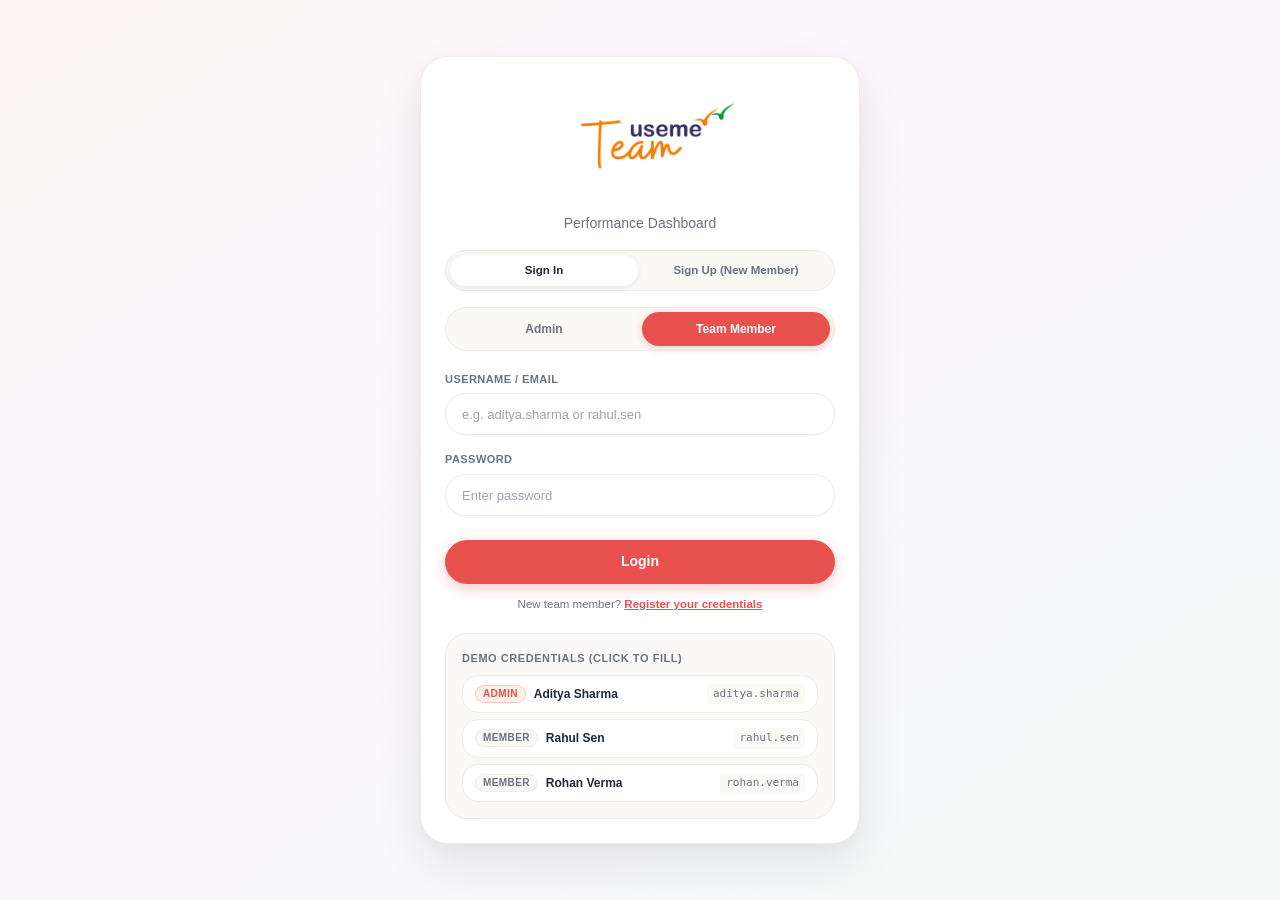
<file: index.html>
<!DOCTYPE html>
<html lang="en">
<head>
  <meta charset="UTF-8">
  <meta name="viewport" content="width=device-width, initial-scale=1.0">
  <title>Login - Useme Team</title>
  <link rel="stylesheet" href="css/variables.css">
  <link rel="stylesheet" href="css/base.css">
  <link rel="stylesheet" href="css/login.css">
</head>
<body class="login-page">
  <main class="login-card">
    <header class="login-header">
      <img src="assets/useme-team.png" alt="Useme Team" class="login-logo">
      <p class="login-subtitle">Performance Dashboard</p>
    </header>

    <div class="auth-tabs" role="tablist" aria-label="Authentication Mode">
      <button type="button" class="auth-tab active" id="tabLogin" role="tab" aria-selected="true">Sign In</button>
      <button type="button" class="auth-tab" id="tabSignup" role="tab" aria-selected="false">Sign Up (New Member)</button>
    </div>

    <div id="loginSection">
      <div class="role-toggle-group" role="group" aria-label="Select User Role">
        <button type="button" class="role-toggle-btn" id="roleAdmin" aria-pressed="false">Admin</button>
        <button type="button" class="role-toggle-btn active" id="roleMember" aria-pressed="true">Team Member</button>
      </div>

      <form id="loginForm" novalidate>
        <div class="form-group">
          <label for="username" class="form-label">Username / Email</label>
          <input type="text" id="username" name="username" class="form-input" placeholder="e.g. aditya.sharma or rahul.sen" required autocomplete="username">
        </div>

        <div class="form-group">
          <label for="password" class="form-label">Password</label>
          <input type="password" id="password" name="password" class="form-input" placeholder="Enter password" required autocomplete="current-password">
        </div>

        <button type="submit" class="btn btn-primary btn-full" id="loginSubmitBtn">Login</button>
        
        <div id="loginError" class="login-error" role="alert" aria-live="polite"></div>
        <div class="auth-switch"><p>New team member? <button type="button" class="auth-switch-link" id="linkToSignup">Register your credentials</button></p></div>
      </form>
    </div>

    <div id="signupSection" style="display: none;">
      <form id="signupForm" novalidate>
        <div class="form-group">
          <label for="signupName" class="form-label">Full Name *</label>
          <input type="text" id="signupName" class="form-input" placeholder="e.g. Pooja Sharma" required>
        </div>

        <div class="form-group">
          <label for="signupEmail" class="form-label">Email Address *</label>
          <input type="email" id="signupEmail" class="form-input" placeholder="e.g. pooja.sharma@useme.in" required>
        </div>

        <div class="form-group">
          <label for="signupUsername" class="form-label">Username (Login ID) *</label>
          <input type="text" id="signupUsername" class="form-input" placeholder="e.g. pooja.sharma" required>
        </div>

        <div class="form-group">
          <label for="signupPassword" class="form-label">Password *</label>
          <input type="password" id="signupPassword" class="form-input" placeholder="Min. 4 characters" required>
        </div>

        <div class="form-group">
          <label for="signupConfirmPassword" class="form-label">Confirm Password *</label>
          <input type="password" id="signupConfirmPassword" class="form-input" placeholder="Re-enter password" required>
        </div>

        <button type="submit" class="btn btn-primary btn-full" id="signupSubmitBtn">Create Member Account</button>

        <div id="signupAlert" class="login-error" role="alert" aria-live="polite"></div>
        <div class="auth-switch"><p>Already registered? <button type="button" class="auth-switch-link" id="linkToLogin">Sign in to your account</button></p></div>
      </form>
    </div>

    <!-- Demo Credentials Quick Reference -->
    <div class="demo-creds-box">
      <div class="demo-creds-title">Demo Credentials (Click to fill)</div>
      <ul class="demo-creds-list">
        <li class="demo-creds-item" data-role="admin" data-user="aditya.sharma" data-pass="Useme@Admin1" title="Click to fill Admin credentials">
          <div class="demo-creds-info">
            <span class="demo-role-badge badge-admin">Admin</span>
            <span class="demo-name">Aditya Sharma</span>
          </div>
          <span class="demo-user-tag">aditya.sharma</span>
        </li>
        <li class="demo-creds-item" data-role="member" data-user="rahul.sen" data-pass="Useme@Member1" title="Click to fill Member credentials">
          <div class="demo-creds-info">
            <span class="demo-role-badge badge-member">Member</span>
            <span class="demo-name">Rahul Sen</span>
          </div>
          <span class="demo-user-tag">rahul.sen</span>
        </li>
        <li class="demo-creds-item" data-role="member" data-user="rohan.verma" data-pass="Useme@2026" title="Click to fill Member credentials">
          <div class="demo-creds-info">
            <span class="demo-role-badge badge-member">Member</span>
            <span class="demo-name">Rohan Verma</span>
          </div>
          <span class="demo-user-tag">rohan.verma</span>
        </li>
      </ul>
    </div>
  </main>

  <script src="js/mock-data.js"></script>
  <script src="js/data-store.js"></script>
  <script src="js/data-store-writes.js"></script>
  <script src="js/data-store-team-writes.js"></script>
  <script src="js/login.js"></script>
</body>
</html>
</file>
<file: css/variables.css>
:root {
  /* Color System - Coral-Red Primary & Clean Neutrals */
  --color-white: #FFFFFF;
  --color-bg: #FAF9F6;
  --color-primary: #E8514D;
  --color-primary-dark: #D43E3A;
  --color-primary-light: #FFECEB;
  --color-primary-subtle: rgba(232, 81, 77, 0.12);
  --color-orange: #E8514D;
  --color-orange-dark: #D43E3A;
  --color-green: #1E8449;
  --color-green-soft: #E8F5EC;
  --color-red: #D64545;
  --color-text: #1F2937;
  --color-text-muted: #6B7280;
  --color-border: #EFECE6;

  /* Pastel Card Background Tints */
  --pastel-peach: #FFF0E8;
  --pastel-lavender: #F2EEFF;
  --pastel-mint: #EAF7EF;
  --badge-peach: #FFE1D1;
  --badge-lavender: #E3D7FC;
  --badge-mint: #D2F2E1;

  /* Soft Low-Opacity Box Shadow for Main Content Cards */
  --shadow-card: 0 4px 20px rgba(0, 0, 0, 0.04), 0 1px 3px rgba(0, 0, 0, 0.02);
  --shadow-sm: 0 1px 3px rgba(0, 0, 0, 0.03);

  /* Spacing Scale (4px base) */
  --space-1: 4px;
  --space-2: 8px;
  --space-3: 12px;
  --space-4: 16px;
  --space-5: 20px;
  --space-6: 24px;
  --space-7: 28px;
  --space-8: 32px;

  /* Border Radius Scale (Large, consistently rounded) */
  --radius-sm: 8px;
  --radius-md: 16px;
  --radius-lg: 22px;
  --radius-xl: 28px;
  --radius-pill: 9999px;

  /* Font Size Scale */
  --text-xs: 0.75rem;
  --text-sm: 0.875rem;
  --text-base: 1rem;
  --text-lg: 1.125rem;
  --text-xl: 1.25rem;
  --text-2xl: 1.5rem;
  --text-3xl: 1.875rem;
}
</file>
<file: css/base.css>
/* CSS Reset & Box Sizing */
*, *::before, *::after { box-sizing: border-box; margin: 0; padding: 0; }
html { font-size: 16px; -webkit-text-size-adjust: 100%; overflow-x: hidden; }

body {
  min-height: 100vh;
  background-color: var(--color-bg);
  color: var(--color-text);
  font-family: -apple-system, BlinkMacSystemFont, "Segoe UI", Roboto, sans-serif;
  font-size: var(--text-base);
  line-height: 1.5;
  -webkit-font-smoothing: antialiased;
  overflow-x: hidden;
}

img, picture, svg { display: block; max-width: 100%; }
input, button, textarea, select { font: inherit; }

a { color: var(--color-primary); text-decoration: none; transition: color 0.15s ease-in-out; }
a:hover { color: var(--color-primary-dark); }
a:focus-visible { outline: 2px solid var(--color-primary); outline-offset: 2px; }

h1, h2, h3, h4, h5, h6 { color: var(--color-text); font-weight: 600; line-height: 1.25; }
h1 { font-size: var(--text-3xl); }
h2 { font-size: var(--text-2xl); }
h3 { font-size: var(--text-xl); }
h4 { font-size: var(--text-lg); }
h5 { font-size: var(--text-base); }
h6 { font-size: var(--text-sm); }

/* Unified Form Controls */
.form-group { margin-bottom: var(--space-4); }
.form-label {
  display: block;
  font-size: 11px;
  font-weight: 700;
  color: #4B5563;
  margin-bottom: 5px;
  text-transform: uppercase;
  letter-spacing: 0.05em;
}

.form-input,
.form-select,
.modal-form-input {
  width: 100%;
  padding: 8px 12px;
  border: 1.5px solid var(--color-border);
  border-radius: var(--radius-md);
  background-color: var(--color-white);
  color: var(--color-text);
  font-size: 13.5px;
  line-height: 1.4;
  outline: none;
  box-shadow: 0 1px 2px rgba(0, 0, 0, 0.03);
  transition: border-color 0.18s ease, box-shadow 0.18s ease, background-color 0.18s ease;
  box-sizing: border-box;
}

.form-input::placeholder,
.modal-form-input::placeholder {
  color: #9CA3AF;
  font-size: 13px;
}

.form-input:hover,
.modal-form-input:hover {
  border-color: #CBD5E1;
}

.form-input:focus,
.modal-form-input:focus {
  border-color: var(--color-primary);
  box-shadow: 0 0 0 3px var(--color-primary-subtle);
  background-color: #FFFFFF;
}

.form-input:disabled,
.modal-form-input:disabled {
  background-color: #F8FAFC;
  color: #94A3B8;
  cursor: not-allowed;
  border-color: #E2E8F0;
  opacity: 0.9;
}

select.form-input,
select.modal-form-input,
.form-select,
.modal-form-select {
  appearance: none;
  -webkit-appearance: none;
  background-image: url("data:image/svg+xml,%3Csvg xmlns='http://www.w3.org/2000/svg' width='14' height='14' viewBox='0 0 24 24' fill='none' stroke='%236B7280' stroke-width='2.5' stroke-linecap='round' stroke-linejoin='round'%3E%3Cpolyline points='6 9 12 15 18 9'%3E%3C/polyline%3E%3C/svg%3E");
  background-repeat: no-repeat;
  background-position: right 10px center;
  padding-right: 32px;
  cursor: pointer;
}

/* Base Button Utilities & Rich Variants */
.btn {
  display: inline-flex;
  align-items: center;
  justify-content: center;
  gap: 6px;
  padding: 8px 16px;
  font-size: var(--text-sm);
  font-weight: 600;
  border-radius: var(--radius-md);
  border: 1px solid transparent;
  cursor: pointer;
  text-decoration: none;
  transition: all 0.18s cubic-bezier(0.16, 1, 0.3, 1);
  user-select: none;
  line-height: 1.25;
  box-shadow: 0 1px 2px rgba(0, 0, 0, 0.04);
}

.btn:active {
  transform: translateY(1px);
}

.btn:focus-visible {
  outline: 2px solid var(--color-primary);
  outline-offset: 2px;
}

/* Primary Button */
.btn-primary {
  background: var(--color-primary);
  color: var(--color-white);
  border: 1px solid var(--color-primary);
  box-shadow: 0 2px 6px rgba(232, 81, 77, 0.28);
}
.btn-primary:hover {
  background: var(--color-primary-dark);
  border-color: var(--color-primary-dark);
  box-shadow: 0 4px 12px rgba(232, 81, 77, 0.38);
  transform: translateY(-1px);
}
.btn-primary:active {
  transform: translateY(1px);
  box-shadow: 0 1px 3px rgba(232, 81, 77, 0.3);
}

/* Secondary Neutral Button */
.btn-secondary {
  background-color: var(--color-white);
  color: #374151;
  border: 1px solid var(--color-border);
  box-shadow: 0 1px 3px rgba(0, 0, 0, 0.04);
}
.btn-secondary:hover {
  background-color: #F9FAFB;
  border-color: #CBD5E1;
  color: #111827;
  box-shadow: 0 2px 6px rgba(0, 0, 0, 0.08);
  transform: translateY(-1px);
}
.btn-secondary:active {
  transform: translateY(1px);
  box-shadow: 0 1px 2px rgba(0, 0, 0, 0.04);
}

/* Outline Button */
.btn-outline {
  background-color: transparent;
  color: var(--color-primary);
  border: 1.5px solid var(--color-primary);
}
.btn-outline:hover {
  background-color: var(--color-primary-subtle);
  border-color: var(--color-primary-dark);
  color: var(--color-primary-dark);
  transform: translateY(-1px);
}

/* Danger Button */
.btn-danger {
  background: linear-gradient(135deg, #EF4444 0%, #DC2626 100%);
  color: var(--color-white);
  border: 1px solid #DC2626;
  box-shadow: 0 2px 6px rgba(239, 68, 68, 0.28);
}
.btn-danger:hover {
  background: linear-gradient(135deg, #F87171 0%, #B91C1C 100%);
  border-color: #B91C1C;
  box-shadow: 0 4px 12px rgba(239, 68, 68, 0.38);
  transform: translateY(-1px);
}

/* Success Button */
.btn-success {
  background: linear-gradient(135deg, #10B981 0%, #059669 100%);
  color: var(--color-white);
  border: 1px solid #059669;
  box-shadow: 0 2px 6px rgba(16, 185, 129, 0.28);
}
.btn-success:hover {
  background: linear-gradient(135deg, #34D399 0%, #047857 100%);
  border-color: #047857;
  box-shadow: 0 4px 12px rgba(16, 185, 129, 0.38);
  transform: translateY(-1px);
}

/* Button Sizes */
.btn-sm {
  padding: 4px 12px;
  font-size: 11.5px;
  height: 30px;
  border-radius: 6px;
  line-height: 1;
}

.btn-xs {
  padding: 2px 8px;
  font-size: 10.5px;
  height: 24px;
  border-radius: 4px;
  line-height: 1;
}

.btn-full {
  width: 100%;
}

/* Standardized Table & Card Action Buttons */
.btn-action-edit {
  display: inline-flex;
  align-items: center;
  justify-content: center;
  gap: 4px;
  height: 26px;
  padding: 0 10px;
  font-size: 11px;
  font-weight: 600;
  border-radius: var(--radius-sm);
  background-color: var(--color-white);
  color: #374151;
  border: 1px solid var(--color-border);
  cursor: pointer;
  transition: all 0.15s ease;
  box-shadow: 0 1px 2px rgba(0, 0, 0, 0.04);
}
.btn-action-edit:hover {
  border-color: var(--color-primary);
  color: var(--color-primary-dark);
  background-color: var(--pastel-peach);
  box-shadow: 0 2px 5px rgba(232, 81, 77, 0.15);
  transform: translateY(-1px);
}

.btn-action-delete {
  display: inline-flex;
  align-items: center;
  justify-content: center;
  gap: 4px;
  height: 26px;
  padding: 0 10px;
  font-size: 11px;
  font-weight: 600;
  border-radius: var(--radius-sm);
  background-color: #FEF2F2;
  color: #DC2626;
  border: 1px solid rgba(239, 68, 68, 0.25);
  cursor: pointer;
  transition: all 0.15s ease;
}
.btn-action-delete:hover {
  background-color: #DC2626;
  color: var(--color-white);
  border-color: #DC2626;
  box-shadow: 0 2px 6px rgba(220, 38, 38, 0.3);
  transform: translateY(-1px);
}

/* Alert Notification Banners */
.alert-banner {
  padding: 8px 12px;
  border-radius: var(--radius-md);
  font-size: 12px;
  font-weight: 500;
  line-height: 1.4;
  margin-bottom: var(--space-3);
  display: flex;
  align-items: center;
  gap: 6px;
}
.alert-banner-error {
  background-color: #FEF2F2;
  color: #DC2626;
  border: 1px solid rgba(239, 68, 68, 0.25);
}
.alert-banner-success {
  background-color: #F0FDF4;
  color: #16A34A;
  border: 1px solid rgba(22, 163, 74, 0.25);
}
.alert-banner-warning {
  background-color: #FFFBEB;
  color: #B45309;
  border: 1px solid rgba(245, 158, 11, 0.25);
}

/* Role & Mode Selector Pill Toggle */
.role-toggle-group {
  display: flex; gap: 4px; background: var(--color-bg); padding: 4px;
  border-radius: var(--radius-pill); border: 1px solid var(--color-border); margin-bottom: var(--space-4);
}
.role-toggle-btn {
  flex: 1; display: inline-flex; align-items: center; justify-content: center; gap: 6px;
  padding: 8px 16px; font-size: var(--text-xs); font-weight: 700; font-family: inherit;
  border-radius: var(--radius-pill); border: 1px solid transparent; background: transparent;
  color: var(--color-text-muted); cursor: pointer; transition: all 0.15s ease; text-align: center;
}
.role-toggle-btn:hover { color: var(--color-text); background: rgba(0, 0, 0, 0.04); }
.role-toggle-btn.active {
  background-color: var(--color-primary); color: #fff;
  box-shadow: 0 2px 8px rgba(232, 81, 77, 0.28); border-color: transparent;
}

/* Modal Assignee Filter Bar & Search */
.assignee-filter-btn {
  display: inline-flex; align-items: center; gap: 4px; padding: 4px 12px;
  font-size: 11px; font-weight: 600; border-radius: var(--radius-pill);
  border: 1px solid var(--color-border); background-color: var(--color-white);
  color: var(--color-text-muted); cursor: pointer; transition: all 0.15s ease;
  user-select: none; line-height: 1.3;
}
.assignee-filter-btn:hover { color: var(--color-text); border-color: #D1D5DB; background-color: var(--color-bg); }
.assignee-filter-btn.active {
  background-color: var(--color-primary); color: #FFFFFF; border-color: var(--color-primary);
  box-shadow: 0 2px 6px rgba(232, 81, 77, 0.25);
}
.assignee-filter-btn.active span { color: #FFE5E5; }
.assignee-filter-btn svg { stroke: currentColor; flex-shrink: 0; }
.assignee-quick-btn {
  background: none; border: none; font-size: 11px; font-weight: 600;
  cursor: pointer; padding: 2px 6px; border-radius: var(--radius-sm);
  transition: all 0.15s ease;
}
.assignee-quick-btn:hover { text-decoration: underline; }
</file>
<file: css/login.css>
/* Login Page Styles - Peko Fintech Theme */
.login-page {
  min-height: 100vh;
  display: flex;
  align-items: center;
  justify-content: center;
  padding: var(--space-4);
  background: linear-gradient(145deg, #FDF8F6 0%, #FAF6FC 40%, #F5F9F7 100%);
}

.login-card {
  width: 100%;
  max-width: 440px;
  background-color: var(--color-white);
  border-radius: var(--radius-xl);
  padding: var(--space-6);
  box-shadow: 0 20px 48px rgba(0, 0, 0, 0.08), 0 4px 12px rgba(0, 0, 0, 0.03);
  border: 1px solid var(--color-border);
}

.login-header { text-align: center; margin-bottom: var(--space-4); }
.login-logo { max-width: 220px; width: 100%; height: auto; display: block; margin: 0 auto var(--space-2); object-fit: contain; }
.login-subtitle { color: var(--color-text-muted); font-size: var(--text-sm); font-weight: 500; }

/* Auth Mode Tabs (Sign In vs Sign Up) */
.auth-tabs {
  display: flex; gap: 4px; background: var(--color-bg); padding: 4px;
  border-radius: var(--radius-pill); border: 1px solid var(--color-border); margin-bottom: var(--space-4);
}
.auth-tab {
  flex: 1; padding: 7px 12px; font-size: 11.5px; font-weight: 700;
  border-radius: var(--radius-pill); border: none; background: transparent;
  color: var(--color-text-muted); cursor: pointer; transition: all 0.15s ease; text-align: center;
}
.auth-tab.active { background-color: var(--color-white); color: var(--color-text); box-shadow: 0 2px 6px rgba(0, 0, 0, 0.08); }
.auth-switch { text-align: center; margin-top: var(--space-3); font-size: 11.5px; color: var(--color-text-muted); }
.auth-switch-link { background: none; border: none; padding: 0; color: var(--color-primary); font-weight: 700; cursor: pointer; text-decoration: underline; font-size: 11.5px; }
.auth-switch-link:hover { color: var(--color-primary-dark); }

/* Role Selector Pill Toggle */
.role-toggle-group {
  display: flex; gap: 4px; background: var(--color-bg); padding: 4px;
  border-radius: var(--radius-pill); border: 1px solid var(--color-border); margin-bottom: var(--space-5);
}
.role-toggle-btn {
  flex: 1; padding: 8px 16px; font-size: var(--text-xs); font-weight: 700;
  border-radius: var(--radius-pill); border: none; background: transparent;
  color: var(--color-text-muted); cursor: pointer; transition: all 0.15s ease; text-align: center;
}
.role-toggle-btn:hover { color: var(--color-text); }
.role-toggle-btn.active {
  background-color: var(--color-primary); color: #fff;
  box-shadow: 0 2px 8px rgba(232, 81, 77, 0.28);
}

/* Form Controls & Rounded Inputs */
.form-group { margin-bottom: var(--space-4); }
.form-label {
  display: block; font-size: 11px; font-weight: 700; text-transform: uppercase;
  letter-spacing: 0.04em; color: var(--color-text-muted); margin-bottom: 6px;
}
.form-input {
  width: 100%; height: 42px; padding: 8px 16px; border: 1px solid var(--color-border);
  border-radius: var(--radius-pill); background-color: var(--color-white); color: var(--color-text);
  font-size: var(--text-sm); outline: none; transition: border-color 0.15s ease, box-shadow 0.15s ease;
  box-sizing: border-box;
}
.form-input:focus { border-color: var(--color-primary); box-shadow: 0 0 0 3px var(--color-primary-subtle); }

/* Primary Login Button */
#loginSubmitBtn, .btn-full {
  width: 100%; height: 44px; padding: 10px 20px; font-size: var(--text-sm); font-weight: 700;
  background-color: var(--color-primary); border: 1px solid var(--color-primary); color: #fff;
  border-radius: var(--radius-pill); cursor: pointer; box-shadow: 0 4px 14px rgba(232, 81, 77, 0.32);
  transition: all 0.15s ease; margin-top: var(--space-2);
}
#loginSubmitBtn:hover, .btn-full:hover {
  background-color: var(--color-primary-dark); border-color: var(--color-primary-dark);
  transform: translateY(-1px); box-shadow: 0 6px 18px rgba(232, 81, 77, 0.38);
}

.login-error {
  display: none; color: var(--color-red); font-size: var(--text-xs); font-weight: 600;
  margin-top: var(--space-3); text-align: center; background-color: #FEE2E2;
  border: 1px solid rgba(214, 69, 69, 0.2); padding: 8px 12px; border-radius: var(--radius-pill);
}
.login-error.visible { display: block; }
.login-error.success { background-color: #ECFDF5; color: #065F46; border-color: rgba(16, 185, 129, 0.3); }

/* Demo Credentials Box */
.demo-creds-box {
  margin-top: var(--space-5); background-color: #FAF9F7;
  border: 1px solid var(--color-border); border-radius: var(--radius-lg); padding: var(--space-4);
}
.demo-creds-title {
  font-size: 11px; font-weight: 700; text-transform: uppercase;
  color: var(--color-text-muted); margin-bottom: var(--space-2); letter-spacing: 0.05em;
}
.demo-creds-list {
  list-style: none; display: flex; flex-direction: column; gap: 6px;
  font-size: 11.5px; color: var(--color-text);
}
.demo-creds-item {
  display: flex; justify-content: space-between; align-items: center; cursor: pointer;
  padding: 8px 12px; border-radius: var(--radius-md); background: var(--color-white);
  border: 1px solid var(--color-border); transition: all 0.15s ease;
}
.demo-creds-item:hover {
  background-color: #FFF7F5; border-color: rgba(232, 81, 77, 0.35); transform: translateY(-1px);
  box-shadow: 0 2px 8px rgba(232, 81, 77, 0.1);
}
.demo-creds-info { display: flex; align-items: center; gap: 8px; }
.demo-role-badge {
  font-size: 10px; font-weight: 700; text-transform: uppercase; padding: 2px 7px;
  border-radius: var(--radius-pill); letter-spacing: 0.04em; line-height: 1.2;
}
.badge-admin { background: var(--pastel-peach); color: var(--color-primary); border: 1px solid rgba(232, 81, 77, 0.25); }
.badge-member { background: var(--color-bg); color: var(--color-text-muted); border: 1px solid var(--color-border); }
.demo-name { font-weight: 600; color: var(--color-text); font-size: 12px; }
.demo-user-tag { font-family: monospace; font-size: 11px; color: var(--color-text-muted); background: var(--color-bg); padding: 2px 6px; border-radius: 4px; }
</file>
<file: css/layout.css>
/* App Shell Layout */
.app-container {
  display: flex;
  min-height: 100vh;
  position: relative;
  width: 100%;
  overflow-x: hidden;
}

/* Sidebar */
.sidebar {
  width: 240px;
  background-color: var(--color-white);
  border-right: 1px solid var(--color-border);
  position: fixed;
  top: 0;
  bottom: 0;
  left: 0;
  z-index: 100;
  display: flex;
  flex-direction: column;
  transition: transform 0.25s ease-in-out;
}

.sidebar-header {
  min-height: 92px;
  padding: 12px 16px 8px 12px;
  display: flex;
  align-items: center;
  border-bottom: none;
}

.brand-logo {
  height: 88px;
  max-width: 170px;
  width: auto;
  object-fit: contain;
  display: block;
  margin-left: -16px;
}

.mobile-header .brand-logo {
  height: 38px;
  margin-left: 0;
}

.sidebar-nav {
  flex: 1;
  overflow-y: auto;
  padding: 8px 0;
}

.nav-list {
  list-style: none;
}

/* Mobile Header (Hidden on desktop) */
.mobile-header {
  display: none;
  height: 56px;
  background-color: var(--color-white);
  border-bottom: 1px solid var(--color-border);
  position: fixed;
  top: 0;
  left: 0;
  right: 0;
  z-index: 90;
  padding: 0 var(--space-4);
  align-items: center;
  justify-content: space-between;
}

.menu-toggle-btn {
  background: none;
  border: 1px solid var(--color-border);
  border-radius: var(--radius-sm);
  padding: var(--space-1) var(--space-2);
  cursor: pointer;
  display: flex;
  flex-direction: column;
  gap: 4px;
  align-items: center;
  justify-content: center;
}

.menu-toggle-btn span {
  display: block;
  width: 18px;
  height: 2px;
  background-color: var(--color-text);
  border-radius: 2px;
}

/* Main Content Area - fixed within window without page overflow */
.main-content {
  flex: 1 1 0%;
  margin-left: 240px;
  width: calc(100% - 240px);
  max-width: calc(100% - 240px);
  padding: var(--space-6);
  min-height: 100vh;
  min-width: 0;
  box-sizing: border-box;
  overflow-x: hidden;
}

/* Backdrop for Mobile Drawer */
.sidebar-overlay {
  display: none;
  position: fixed;
  top: 0;
  left: 0;
  right: 0;
  bottom: 0;
  background-color: rgba(31, 41, 55, 0.4);
  z-index: 95;
  opacity: 0;
  transition: opacity 0.25s ease-in-out;
}

/* Responsive: Viewports below 768px */
@media (max-width: 768px) {
  .mobile-header {
    display: flex;
  }

  .sidebar {
    transform: translateX(-100%);
    box-shadow: 2px 0 12px rgba(0, 0, 0, 0.08);
  }

  .sidebar.open {
    transform: translateX(0);
  }

  .sidebar-overlay.active {
    display: block;
    opacity: 1;
  }

  .main-content {
    margin-left: 0;
    width: 100%;
    max-width: 100%;
    padding: var(--space-4);
    padding-top: calc(56px + var(--space-4));
  }
}
</file>
<file: css/nav.css>
/* Sidebar Nav & Navigation List */
.sidebar { box-shadow: none !important; }

.sidebar-nav { padding: 8px 0; }

.nav-list {
  list-style: none;
  display: flex;
  flex-direction: column;
  gap: 6px;
  padding: 0 12px;
}

.nav-link {
  display: flex;
  align-items: center;
  gap: 12px;
  padding: 9px 14px;
  border-radius: var(--radius-pill);
  color: #374151;
  font-size: 13px;
  font-weight: 500;
  border: none !important;
  text-decoration: none;
  background: transparent;
  transition: background-color 0.15s ease, color 0.15s ease;
}

.nav-link svg {
  width: 18px;
  height: 18px;
  min-width: 18px;
  flex-shrink: 0;
  stroke: #4B5563;
  stroke-width: 2;
  transition: stroke 0.15s ease;
}

/* Inactive Item Hover State */
.nav-link:hover {
  background-color: #F7F6F3;
  color: #111827;
}
.nav-link:hover svg { stroke: #111827; }

/* Active Nav Item - Soft Peach Pill & Coral Accent */
.nav-link.active {
  background-color: var(--pastel-peach) !important;
  color: var(--color-primary) !important;
  font-weight: 600;
}
.nav-link.active svg { stroke: var(--color-primary) !important; }
.nav-link.active:hover { background-color: #FEE8DC !important; }

/* Utility Group Divider (Separates Core Features from Reports) */
.nav-list li:has(a[data-page="reports"]),
.nav-item-divider {
  margin-top: 10px;
  padding-top: 10px;
  border-top: 1px solid var(--color-border);
}

/* Sidebar User Footer */
.sidebar-footer {
  padding: 14px 16px;
  border-top: 1px solid var(--color-border);
  display: flex;
  flex-direction: column;
  gap: 10px;
  background-color: var(--color-white);
  box-sizing: border-box;
}

.sidebar-footer-row {
  display: flex;
  align-items: center;
  justify-content: space-between;
  width: 100%;
}

.role-badge {
  display: inline-flex;
  align-items: center;
  gap: 5px;
  padding: 5px 12px;
  border-radius: var(--radius-pill);
  font-size: 11px;
  font-weight: 700;
  letter-spacing: 0.02em;
  text-transform: uppercase;
  background-color: var(--color-bg);
  border: 1px solid var(--color-border);
  color: var(--color-text-muted);
  line-height: 1;
}
.role-badge.admin,
.role-badge.member {
  background-color: var(--color-bg);
  color: var(--color-text-muted);
  border: 1px solid var(--color-border);
}

.nav-profile-btn {
  display: inline-flex;
  align-items: center;
  gap: 5px;
  padding: 5px 12px;
  border-radius: var(--radius-pill);
  background-color: var(--color-white);
  border: 1px solid var(--color-border);
  color: var(--color-text);
  font-size: 11px;
  font-weight: 600;
  cursor: pointer;
  transition: all 0.18s ease;
  line-height: 1;
}
.nav-profile-btn:hover {
  background-color: var(--pastel-peach);
  border-color: var(--color-primary);
  color: var(--color-primary);
}

.logout-btn {
  display: inline-flex;
  align-items: center;
  justify-content: center;
  gap: 6px;
  width: 100%;
  padding: 8px 14px;
  background-color: var(--color-primary);
  border: 1px solid var(--color-primary);
  border-radius: var(--radius-pill);
  color: #FFFFFF;
  font-size: 12px;
  font-weight: 600;
  cursor: pointer;
  box-shadow: 0 2px 8px rgba(232, 81, 77, 0.25);
  transition: all 0.18s ease;
  line-height: 1;
}
.logout-btn:hover {
  background-color: var(--color-primary-dark);
  border-color: var(--color-primary-dark);
  color: #FFFFFF;
  box-shadow: 0 4px 12px rgba(232, 81, 77, 0.35);
}
</file>
<file: css/modal.css>
/* Shared Member Profile Modal & Global Modal Base (Peko Theme) */
.modal-overlay {
  position: fixed; top: 0; left: 0; right: 0; bottom: 0;
  background-color: rgba(31, 41, 55, 0.45); backdrop-filter: blur(3px);
  display: flex; align-items: center; justify-content: center;
  z-index: 1000; opacity: 0; pointer-events: none; transition: opacity 0.2s ease-in-out;
  padding: var(--space-4);
}
.modal-overlay.active { opacity: 1; pointer-events: auto; }

.modal-card {
  width: 100%; max-width: 440px; background-color: var(--color-white);
  border-radius: var(--radius-xl); border: 1px solid var(--color-border);
  box-shadow: 0 20px 48px rgba(0, 0, 0, 0.12); padding: var(--space-6);
  transform: translateY(12px); transition: transform 0.2s ease-out; position: relative;
}
.modal-overlay.active .modal-card { transform: translateY(0); }
.modal-wide { max-width: 620px; }
.modal-form-card { max-width: 480px; }

/* Shared Status Badges across all pages/modals */
.status-badge { display: inline-flex; align-items: center; justify-content: center; padding: 3px 10px; border-radius: var(--radius-pill); font-size: var(--text-xs); font-weight: 600; white-space: nowrap; line-height: 1.2; }
.badge-grey { background-color: #F3F4F6; color: #4B5563; border: 1px solid #E5E7EB; }
.badge-orange { background-color: var(--pastel-peach); color: var(--color-primary); border: 1px solid rgba(232, 81, 77, 0.22); }
.badge-amber { background-color: var(--pastel-peach); color: var(--color-primary); border: 1px solid rgba(232, 81, 77, 0.22); }
.badge-blue { background-color: var(--pastel-lavender); color: #6D28D9; border: 1px solid rgba(124, 58, 237, 0.18); }
.badge-green { background-color: var(--color-green-soft); color: var(--color-green); border: 1px solid rgba(30, 132, 73, 0.22); }
.badge-red { background-color: #FEE2E2; color: var(--color-red); border: 1px solid rgba(214, 69, 69, 0.22); }

/* Global Visible Circular Modal Close Button */
.modal-close-btn {
  position: absolute; top: var(--space-4); right: var(--space-4);
  background-color: var(--color-bg); border: 1px solid var(--color-border);
  border-radius: 50%; width: 32px; height: 32px; min-width: 32px; min-height: 32px;
  display: inline-flex; align-items: center; justify-content: center;
  cursor: pointer; color: var(--color-text-muted); font-size: 19px; font-weight: 500;
  font-family: Arial, -apple-system, BlinkMacSystemFont, "Segoe UI", sans-serif;
  line-height: 1; padding: 0; margin: 0; box-sizing: border-box; text-align: center;
  transition: background-color 0.15s ease, color 0.15s ease, border-color 0.15s ease, transform 0.15s ease;
  z-index: 25;
}
.modal-close-btn:hover {
  background-color: #FEE2E2; color: var(--color-primary); border-color: #FECACA;
  transform: scale(1.08);
}
.modal-close-btn:focus-visible { outline: 2px solid var(--color-primary); outline-offset: 2px; }

.modal-header {
  display: flex; align-items: center; justify-content: space-between;
  margin-bottom: var(--space-4); padding-right: 48px;
}
.modal-title { font-size: var(--text-lg); font-weight: 700; color: var(--color-text); margin: 0; }

.modal-avatar {
  width: 52px; height: 52px; border-radius: 50%; background-color: var(--color-primary);
  color: var(--color-white); font-weight: 700; font-size: var(--text-lg);
  display: flex; align-items: center; justify-content: center; flex-shrink: 0;
}
.modal-name { font-size: var(--text-xl); font-weight: 700; color: var(--color-text); }
.modal-role { font-size: var(--text-sm); color: var(--color-text-muted); }

.modal-grid {
  display: grid; grid-template-columns: 1fr 1fr; gap: var(--space-3);
  margin-bottom: var(--space-5); background-color: #FAF9F7;
  padding: var(--space-4); border-radius: var(--radius-lg); border: 1px solid var(--color-border);
}
.modal-stat-label { font-size: var(--text-xs); color: var(--color-text-muted); text-transform: uppercase; font-weight: 600; }
.modal-stat-val { font-size: var(--text-sm); font-weight: 700; color: var(--color-text); margin-top: 2px; }

.modal-skills-title { font-size: var(--text-xs); font-weight: 600; color: var(--color-text-muted); text-transform: uppercase; margin-bottom: var(--space-2); }
.modal-skills-list { display: flex; flex-wrap: wrap; gap: var(--space-2); }
.modal-skill-chip {
  padding: 3px var(--space-3); border-radius: var(--radius-pill); background-color: var(--color-white);
  border: 1px solid var(--color-border); font-size: var(--text-xs); font-weight: 500; color: var(--color-text);
}

/* Modal Form Controls & Footers */
.modal-form-group { margin-bottom: var(--space-3); }
.modal-form-label { display: block; font-size: var(--text-xs); font-weight: 600; color: var(--color-text-muted); margin-bottom: 5px; text-transform: uppercase; letter-spacing: 0.05em; }
.modal-actions-footer {
  display: flex; justify-content: flex-end; align-items: center; gap: 8px;
  margin-top: var(--space-4); padding-top: var(--space-3); border-top: 1px solid var(--color-border);
}
.modal-actions-footer .btn { height: 34px; padding: 0 16px; font-size: var(--text-xs); font-weight: 600; border-radius: var(--radius-pill); }

/* Modal Action Pills & Inline Form Styling */
.modal-action-pill {
  display: inline-flex; align-items: center; gap: 4px; padding: 4px 10px; font-size: 11px;
  font-weight: 600; border-radius: var(--radius-pill); background-color: var(--color-white);
  border: 1px solid var(--color-border); color: var(--color-text); cursor: pointer;
  transition: all 0.15s ease; line-height: 1.2;
}
.modal-action-pill:hover {
  background-color: var(--pastel-peach); border-color: var(--color-primary); color: var(--color-primary); transform: translateY(-1px);
}
.modal-action-pill.active { background-color: var(--color-primary); color: #fff; border-color: var(--color-primary); }

.modal-inline-form {
  display: flex; gap: 6px; align-items: center; margin-top: 6px; background-color: #FAF9F7;
  padding: 8px 10px; border-radius: var(--radius-md); border: 1px solid var(--color-border);
}

/* Modal Auth & Credential Row */
.modal-auth-box {
  margin-top: var(--space-4); padding: 10px 14px; background-color: #FAF9F7;
  border: 1px solid var(--color-border); border-radius: var(--radius-lg);
  display: flex; align-items: center; justify-content: space-between; gap: var(--space-3);
}
.modal-username-tag {
  font-size: var(--text-xs); font-weight: 600; color: var(--color-text); display: inline-flex;
  align-items: center; gap: 6px; background: var(--color-white); padding: 4px 12px;
  border-radius: var(--radius-pill); border: 1px solid var(--color-border);
}
.modal-auth-btn {
  display: inline-flex; align-items: center; justify-content: center; gap: 6px;
  padding: 6px 14px; font-size: 11.5px; font-weight: 700; border-radius: var(--radius-pill);
  border: 1px solid var(--color-border); background-color: var(--color-white); color: var(--color-text);
  cursor: pointer; transition: all 0.15s cubic-bezier(0.16, 1, 0.3, 1); box-shadow: 0 1px 3px rgba(0, 0, 0, 0.04);
}
.modal-auth-btn:hover {
  background-color: var(--pastel-peach); border-color: var(--color-primary); color: var(--color-primary);
  transform: translateY(-1px); box-shadow: 0 3px 8px rgba(232, 81, 77, 0.2);
}
.modal-auth-btn svg { stroke: currentColor; flex-shrink: 0; }

/* Role & Mode Selector Pill Toggle */
.role-toggle-group {
  display: flex; gap: 4px; background: var(--color-bg); padding: 4px;
  border-radius: var(--radius-pill); border: 1px solid var(--color-border); margin-bottom: var(--space-4);
}
.role-toggle-btn {
  flex: 1; display: inline-flex; align-items: center; justify-content: center; gap: 6px;
  padding: 8px 16px; font-size: var(--text-xs); font-weight: 700; font-family: inherit;
  border-radius: var(--radius-pill); border: 1px solid transparent; background: transparent;
  color: var(--color-text-muted); cursor: pointer; transition: all 0.15s ease; text-align: center;
}
.role-toggle-btn:hover { color: var(--color-text); background: rgba(0, 0, 0, 0.04); }
.role-toggle-btn.active {
  background-color: var(--color-primary); color: #fff;
  box-shadow: 0 2px 8px rgba(232, 81, 77, 0.28); border-color: transparent;
}
</file>
<file: css/task-modal.css>
/* Task Detail & Create Task Modals - Peko Theme */
.task-modal-card {
  width: 100%;
  max-width: 620px;
  max-height: 90vh;
  overflow-y: auto;
  background-color: var(--color-white);
  border-radius: var(--radius-xl);
  border: 1px solid var(--color-border);
  box-shadow: 0 20px 48px rgba(0, 0, 0, 0.12);
  padding: var(--space-6);
  position: relative;
}

.task-modal-header {
  display: flex;
  justify-content: space-between;
  align-items: flex-start;
  gap: var(--space-3);
  margin-bottom: var(--space-4);
  padding-bottom: var(--space-3);
  padding-right: 48px;
  border-bottom: 1px solid var(--color-border);
}
.task-modal-header > div:first-child { flex: 1; min-width: 0; padding-right: var(--space-2); }
#tmStatusBadge, #pmStatus, #evStatus { flex-shrink: 0; display: flex; align-items: center; }

.task-modal-title { font-size: var(--text-xl); font-weight: 700; color: var(--color-text); }
.task-modal-meta { display: flex; flex-wrap: wrap; gap: var(--space-3); margin-top: var(--space-2); font-size: var(--text-xs); color: var(--color-text-muted); }

/* Timeline in Detail Modal */
.timeline { list-style: none; position: relative; padding-left: 20px; margin: var(--space-3) 0; }
.timeline::before { content: ''; position: absolute; top: 4px; bottom: 4px; left: 6px; width: 2px; background-color: var(--color-border); }
.timeline-item { position: relative; margin-bottom: var(--space-3); font-size: var(--text-xs); }
.timeline-item::before {
  content: ''; position: absolute; left: -18px; top: 3px; width: 8px; height: 8px;
  border-radius: 50%; background-color: var(--color-primary); border: 2px solid var(--color-white);
  box-shadow: 0 0 0 2px rgba(232, 81, 77, 0.25);
}
.timeline-time { color: var(--color-text-muted); margin-left: var(--space-2); }

/* Modal Tab Navigation */
.modal-tabs { display: flex; gap: var(--space-2); border-bottom: 1px solid var(--color-border); margin: var(--space-4) 0 var(--space-3) 0; }
.modal-tab-btn {
  background: none; border: none; padding: var(--space-2) var(--space-3);
  font-size: var(--text-sm); font-weight: 600; color: var(--color-text-muted);
  border-bottom: 2px solid transparent; cursor: pointer; transition: all 0.15s ease;
}
.modal-tab-btn:hover { color: var(--color-text); }
.modal-tab-btn.active { color: var(--color-primary); border-bottom-color: var(--color-primary); }

.modal-tab-pane { display: none; padding: var(--space-3) 0; }
.modal-tab-pane.active { display: block; }

/* Dynamic Item Lists in Tabs */
.tab-list { list-style: none; margin-top: var(--space-2); display: flex; flex-direction: column; gap: var(--space-2); }
.tab-list-item { display: flex; align-items: center; justify-content: space-between; background-color: var(--color-bg); padding: var(--space-2) var(--space-3); border-radius: var(--radius-sm); font-size: var(--text-xs); }
.tab-remove-btn { background: none; border: none; color: var(--color-red); font-weight: bold; cursor: pointer; }

/* Skill-Matched Assignee Suggestion Chips */
.suggested-chips { display: flex; flex-wrap: wrap; gap: var(--space-2); margin-top: var(--space-1); max-height: 155px; overflow-y: auto; padding: 10px; background: #FAF9F7; border: 1px solid var(--color-border); border-radius: var(--radius-md); }
.suggested-chip {
  display: inline-flex; align-items: center; gap: 6px; padding: 4px 12px;
  border-radius: var(--radius-pill); font-size: var(--text-xs); font-weight: 500;
  cursor: pointer; transition: all 0.15s ease; user-select: none;
}
.suggested-chip:nth-child(3n+1) { background-color: var(--pastel-peach); border: 1px solid rgba(232, 81, 77, 0.2); color: var(--color-text); }
.suggested-chip:nth-child(3n+2) { background-color: var(--pastel-lavender); border: 1px solid rgba(124, 58, 237, 0.18); color: var(--color-text); }
.suggested-chip:nth-child(3n+3) { background-color: var(--pastel-mint); border: 1px solid rgba(30, 132, 73, 0.2); color: var(--color-text); }
.suggested-chip:hover { transform: translateY(-1px); box-shadow: 0 2px 6px rgba(0, 0, 0, 0.06); }
.suggested-chip.selected {
  background-color: var(--color-primary) !important; color: var(--color-white) !important;
  border-color: var(--color-primary) !important; box-shadow: 0 2px 8px rgba(232, 81, 77, 0.3);
}
.suggested-chip.selected span { color: #FFE5E5 !important; }

/* Avatar Stack */
.avatar-stack { display: inline-flex; align-items: center; }
.avatar-stack-item {
  width: 26px; height: 26px; border-radius: 50%; background-color: var(--color-primary);
  color: var(--color-white); font-size: 10px; font-weight: 700; display: flex;
  align-items: center; justify-content: center; border: 2px solid var(--color-white); margin-left: -6px;
}
.avatar-stack-item:first-child { margin-left: 0; }

/* Modal Action Buttons */
#ntSubmitBtn, #btnSubmitReview, .task-modal-card .btn-primary {
  background-color: var(--color-primary); border-color: var(--color-primary);
  color: var(--color-white); border-radius: var(--radius-pill); padding: 8px 20px;
  font-size: var(--text-xs); font-weight: 600; box-shadow: 0 2px 8px rgba(232, 81, 77, 0.28);
}
#ntSubmitBtn:hover, #btnSubmitReview:hover, .task-modal-card .btn-primary:hover {
  background-color: var(--color-primary-dark); border-color: var(--color-primary-dark);
  transform: translateY(-1px); box-shadow: 0 4px 12px rgba(232, 81, 77, 0.35);
}

#ntCancelBtn, .task-modal-card .btn-secondary {
  background-color: var(--color-white); color: var(--color-text-muted);
  border: 1px solid var(--color-border); border-radius: var(--radius-pill);
  padding: 8px 18px; font-size: var(--text-xs); font-weight: 600; transition: all 0.15s ease;
}
#ntCancelBtn:hover, .task-modal-card .btn-secondary:hover { background-color: var(--color-bg); color: var(--color-text); border-color: #D1D5DB; }

#tmStatusSelect, .status-select {
  border-radius: var(--radius-pill); border: 1px solid var(--color-border);
  background-color: var(--color-bg); padding: 6px 14px; font-size: var(--text-xs);
  font-weight: 600; outline: none; transition: border-color 0.15s ease, box-shadow 0.15s ease;
}
#tmStatusSelect:focus, .status-select:focus { border-color: var(--color-primary); box-shadow: 0 0 0 3px var(--color-primary-subtle); }

/* Asset Toggle & Action Buttons */
.asset-toggle-group { display: inline-flex; gap: 6px; background: var(--color-bg); padding: 3px; border-radius: var(--radius-pill); border: 1px solid var(--color-border); margin-bottom: 8px; }
.asset-toggle-pill { display: inline-flex; align-items: center; gap: 5px; padding: 5px 12px; border-radius: var(--radius-pill); font-size: 11.5px; font-weight: 600; cursor: pointer; border: 1px solid transparent; background: transparent; color: var(--color-text-muted); transition: all 0.2s ease; user-select: none; }
.asset-toggle-pill:hover { color: var(--color-text); background: rgba(232, 81, 77, 0.08); }
.asset-toggle-pill.active { background: var(--color-primary); color: #fff; box-shadow: 0 2px 8px rgba(232, 81, 77, 0.28); transform: translateY(-1px); }
.btn-asset-action { display: inline-flex; align-items: center; gap: 6px; background: var(--color-primary); color: #fff; border: 1px solid var(--color-primary-dark); border-radius: var(--radius-pill); padding: 6px 14px; font-size: 11.5px; font-weight: 600; cursor: pointer; box-shadow: 0 2px 6px rgba(232, 81, 77, 0.25); transition: all 0.15s ease; white-space: nowrap; }
.btn-asset-action:hover { transform: translateY(-1px); box-shadow: 0 4px 12px rgba(232, 81, 77, 0.35); background: var(--color-primary-dark); }

/* Upload Control & Labeled Divider */
.proof-choice-divider { display: flex; align-items: center; text-align: center; margin: 10px 0; color: var(--color-text-muted); font-size: 10px; font-weight: 700; letter-spacing: 0.05em; text-transform: uppercase; }
.proof-choice-divider::before, .proof-choice-divider::after { content: ''; flex: 1; border-bottom: 1px solid var(--color-border); }
.proof-choice-divider span { padding: 0 10px; }
.custom-file-upload { display: flex; align-items: center; gap: 8px; background: var(--color-bg); border: 1px dashed var(--color-border); border-radius: var(--radius-md); padding: 6px 10px; }
.file-upload-btn, input[type="file"]::file-selector-button { display: inline-flex; align-items: center; gap: 5px; padding: 4px 12px; background: var(--color-white); border: 1px solid var(--color-border); border-radius: var(--radius-pill); font-size: 11px; font-weight: 600; color: var(--color-text); cursor: pointer; transition: all 0.15s ease; }
.file-upload-btn:hover, input[type="file"]::file-selector-button:hover { border-color: var(--color-primary); color: var(--color-primary); }
.file-name-display { font-size: 11px; color: var(--color-text-muted); overflow: hidden; text-overflow: ellipsis; white-space: nowrap; flex: 1; }
</file>
<file: css/dashboard.css>
/* Peko-Style Fintech Dashboard Cards & Components */
.stats-grid {
  display: grid;
  grid-template-columns: repeat(auto-fit, minmax(210px, 1fr));
  gap: var(--space-4);
  margin: var(--space-4) 0;
}

.stat-card {
  border-radius: var(--radius-lg);
  padding: var(--space-4) var(--space-5);
  border: none !important;
  box-shadow: none !important;
  display: flex;
  flex-direction: column;
  justify-content: space-between;
  gap: var(--space-2);
  transition: transform 0.15s ease;
}
.stat-card:hover { transform: translateY(-2px); }

/* Cycling Pastel Tint Backgrounds for Summary Cards */
.stat-card:nth-child(4n+1) { background-color: var(--pastel-peach); }
.stat-card:nth-child(4n+2) { background-color: var(--pastel-lavender); }
.stat-card:nth-child(4n+3) { background-color: var(--pastel-mint); }
.stat-card:nth-child(4n+4) { background-color: var(--pastel-peach); }

/* Attainment Donut Card & Engagement Card (White Card + Soft Shadow) */
.donut-card,
.stat-card:has(circle),
.stat-card:has(.stat-icon-purple),
.stats-grid > .stat-card:nth-child(1),
.stats-grid > .stat-card:nth-child(2) {
  background-color: var(--color-white) !important;
  border: 1px solid var(--color-border) !important;
  box-shadow: var(--shadow-card) !important;
}

/* Stat Card Icon Badges & Typography */
.stat-icon-badge {
  width: 38px; height: 38px; border-radius: 50%;
  display: inline-flex; align-items: center; justify-content: center;
  margin-bottom: var(--space-2); flex-shrink: 0;
}
.stat-icon-coral, .stat-icon-peach { background-color: var(--badge-peach); color: var(--color-primary); }
.stat-icon-purple, .stat-icon-lavender { background-color: var(--badge-lavender); color: #7C3AED; }
.stat-icon-mint { background-color: var(--badge-mint); color: #0D9488; }

.stat-value {
  font-size: 2rem; font-weight: 700; color: var(--color-text);
  line-height: 1.1; display: flex; align-items: baseline; gap: 4px;
}
.stat-label { font-size: var(--text-xs); color: var(--color-text-muted); font-weight: 500; }
.stat-header {
  display: flex; align-items: center; justify-content: space-between;
  color: var(--color-text-muted); font-size: var(--text-xs); font-weight: 600;
}

/* Donut Attainment Stroke & RAG Badges */
.donut-circle-progress { stroke: var(--color-primary) !important; }
.donut-track { stroke: rgba(0, 0, 0, 0.05) !important; }
.rag-badge { font-size: 11px; font-weight: 700; padding: 3px 10px; border-radius: var(--radius-pill); }
.rag-badge.rag-green { background: #DEF7EC; color: #03543F; }
.rag-badge.rag-amber { background: #FEF3C7; color: #92400E; }
.rag-badge.rag-red { background: #FEE2E2; color: var(--color-primary); }

/* Quick Actions / Shortcuts Row */
.quick-actions-row, .shortcuts-grid {
  display: grid; grid-template-columns: repeat(auto-fit, minmax(110px, 1fr));
  gap: var(--space-3); margin-bottom: var(--space-5);
}
.shortcut-tile, .quick-action-tile {
  background-color: var(--pastel-peach); border-radius: var(--radius-lg);
  padding: var(--space-4) var(--space-3); display: flex; flex-direction: column;
  align-items: center; justify-content: center; text-align: center;
  border: none; box-shadow: none; cursor: pointer; transition: transform 0.15s ease;
}
.shortcut-tile:hover, .quick-action-tile:hover { transform: translateY(-2px); }
.shortcut-icon, .quick-action-icon {
  width: 44px; height: 44px; border-radius: 50%;
  background-color: var(--color-primary); color: var(--color-white);
  display: flex; align-items: center; justify-content: center; margin-bottom: var(--space-2);
}
.shortcut-label, .quick-action-label { font-size: var(--text-xs); font-weight: 600; color: var(--color-text); }

/* Pillar Snapshot Row */
.dash-pillar-snapshot {
  display: grid; grid-template-columns: repeat(auto-fit, minmax(240px, 1fr));
  gap: var(--space-4); margin-bottom: var(--space-5);
}
.snapshot-card {
  background-color: var(--color-white); border: 1px solid var(--color-border);
  border-radius: var(--radius-lg); padding: var(--space-4); box-shadow: var(--shadow-card);
  display: flex; flex-direction: column; gap: var(--space-1);
}
.snapshot-leading, .snapshot-focus, .snapshot-rag { border-left: none !important; }
.snapshot-label { font-size: 11px; font-weight: 700; text-transform: uppercase; color: var(--color-text-muted); }
.snapshot-value-row { display: flex; align-items: center; justify-content: space-between; gap: var(--space-2); margin-top: 2px; }
.snapshot-name { font-size: var(--text-base); font-weight: 700; color: var(--color-text); }
.snapshot-desc { font-size: 11.5px; color: var(--color-text-muted); overflow: hidden; text-overflow: ellipsis; white-space: nowrap; }
.snapshot-rag-strip { display: flex; align-items: center; gap: 6px; flex-wrap: wrap; margin: 3px 0; }
.rag-chip { display: inline-flex; align-items: center; gap: 5px; font-size: 11px; font-weight: 700; padding: 2px 8px; border-radius: var(--radius-pill); }
.rag-chip.rag-green { background-color: var(--color-green-soft); color: var(--color-green); }
.rag-chip.rag-amber { background-color: var(--pastel-peach); color: var(--color-primary-dark); }
.rag-chip.rag-red { background-color: #FEE2E2; color: var(--color-primary); }

/* Dashboard Section & List (Spacing-based Separation) */
.dashboard-section {
  background-color: var(--color-white); border-radius: var(--radius-lg);
  border: 1px solid var(--color-border); padding: var(--space-5); box-shadow: var(--shadow-card);
}
.section-title { font-size: var(--text-lg); font-weight: 700; margin-bottom: var(--space-3); border-bottom: none; }
.activity-list, .task-list { list-style: none; display: flex; flex-direction: column; gap: var(--space-2); }
.activity-item, .task-item {
  display: flex; align-items: center; justify-content: space-between;
  padding: var(--space-3) var(--space-4); background-color: #FAF9F7;
  border-radius: var(--radius-md); border-bottom: none !important;
  font-size: var(--text-sm); transition: background-color 0.15s ease;
}
.activity-item:hover, .task-item:hover { background-color: #F3F1EC; }
.activity-left { display: flex; align-items: center; gap: var(--space-3); }
.activity-left strong { font-weight: 600; color: var(--color-text); }
.activity-time { color: var(--color-text-muted); font-size: var(--text-xs); margin-left: auto; white-space: nowrap; }

.status-dot { width: 8px; height: 8px; border-radius: 50%; flex-shrink: 0; }
.dot-orange, .dot-red { background-color: var(--color-primary); }
.dot-amber { background-color: #D97706; }
.dot-blue { background-color: #2563EB; }
.dot-green { background-color: var(--color-green); }
.dot-grey { background-color: var(--color-text-muted); }

/* Review Cycle Topbar Pill */
.dash-cycle-readonly { display: inline-flex; align-items: center; }
.dash-cycle-badge {
  display: inline-flex; align-items: center; height: 40px; padding: 0 16px;
  background-color: var(--color-white); border: 1px solid var(--color-border);
  border-radius: var(--radius-pill); font-size: var(--text-xs); font-weight: 600;
  color: var(--color-text); box-shadow: none;
}
</file>
<file: css/command-palette.css>
/* Dashboard Topbar & Command Palette Styles */
.dash-topbar {
  display: flex;
  align-items: center;
  justify-content: space-between;
  gap: var(--space-3);
  margin-bottom: var(--space-4);
}

.dash-search-box {
  display: flex;
  align-items: center;
  gap: var(--space-3);
  background-color: var(--color-white);
  border: 1px solid var(--color-border);
  border-radius: var(--radius-pill);
  padding: 8px 16px;
  font-size: var(--text-sm);
  color: var(--color-text-muted);
  cursor: pointer;
  flex: 1;
  max-width: 440px;
  height: 40px;
  box-shadow: none;
  transition: border-color 0.15s ease, background-color 0.15s ease;
}
.dash-search-box:hover { border-color: var(--color-primary); color: var(--color-text); }
.dash-search-icon { color: var(--color-text-muted); flex-shrink: 0; }
.dash-search-placeholder { flex: 1; overflow: hidden; text-overflow: ellipsis; white-space: nowrap; }

.global-search-kbd {
  background-color: var(--color-bg);
  border: 1px solid var(--color-border);
  border-radius: var(--radius-pill);
  font-size: 11px;
  font-weight: 600;
  padding: 2px 8px;
  color: var(--color-text-muted);
}

.dash-topbar-right { display: flex; align-items: center; gap: var(--space-2); }

/* Custom Styled Minimal Dropdowns */
.dash-select, .kra-select {
  appearance: none;
  -webkit-appearance: none;
  background-color: var(--color-white);
  border: 1px solid var(--color-border);
  border-radius: var(--radius-pill);
  padding: 8px 32px 8px 14px;
  height: 40px;
  font-size: var(--text-xs);
  font-weight: 600;
  color: var(--color-text);
  cursor: pointer;
  background-image: url("data:image/svg+xml,%3Csvg xmlns='http://www.w3.org/2000/svg' width='14' height='14' viewBox='0 0 24 24' fill='none' stroke='%2378716C' stroke-width='2' stroke-linecap='round' stroke-linejoin='round'%3E%3Cpath d='M6 9l6 6 6-6'/%3E%3C/svg%3E");
  background-repeat: no-repeat;
  background-position: right 12px center;
  box-shadow: none;
  transition: border-color 0.15s ease;
}
.dash-select:hover, .kra-select:hover { border-color: var(--color-primary); }
.dash-select:focus, .kra-select:focus { border-color: var(--color-primary); outline: none; box-shadow: 0 0 0 2px var(--color-primary-subtle); }

.dash-notif-btn {
  position: relative;
  background: var(--color-white);
  border: 1px solid var(--color-border);
  border-radius: var(--radius-pill);
  width: 40px;
  height: 40px;
  display: flex;
  align-items: center;
  justify-content: center;
  cursor: pointer;
  color: var(--color-text-muted);
  box-shadow: none;
  transition: border-color 0.15s ease, color 0.15s ease;
}
.dash-notif-btn:hover { border-color: var(--color-primary); color: var(--color-primary); }
.dash-notif-badge {
  position: absolute;
  top: 9px; right: 9px; width: 8px; height: 8px;
  border-radius: 50%; background-color: var(--color-primary); border: 2px solid var(--color-white);
}

.dash-profile-chip {
  display: flex;
  align-items: center;
  gap: var(--space-2);
  background: var(--color-white);
  border: 1px solid var(--color-border);
  border-radius: var(--radius-pill);
  padding: 4px 14px 4px 5px;
  height: 40px;
  box-shadow: none;
}
.dash-profile-avatar {
  width: 30px; height: 30px; border-radius: 50%;
  background: var(--color-primary); color: var(--color-white); font-weight: 700; font-size: 11px;
  display: flex; align-items: center; justify-content: center; flex-shrink: 0;
}
.dash-profile-meta { display: flex; flex-direction: column; line-height: 1.15; }
.dash-profile-name { font-size: 11.5px; font-weight: 600; color: var(--color-text); white-space: nowrap; }
.dash-profile-role { font-size: 9.5px; color: var(--color-text-muted); white-space: nowrap; }

/* Modal Overlay & Command Palette Card */
.cmd-overlay {
  position: fixed; top: 0; left: 0; right: 0; bottom: 0;
  background-color: rgba(31, 41, 55, 0.45); backdrop-filter: blur(3px);
  z-index: 1100; display: flex; align-items: flex-start; justify-content: center;
  padding: 60px var(--space-4) var(--space-4); opacity: 0; pointer-events: none; transition: opacity 0.18s ease;
}
.cmd-overlay.active { opacity: 1; pointer-events: auto; }
.cmd-card {
  background-color: var(--color-white); border: 1px solid var(--color-border); border-radius: var(--radius-lg);
  width: 100%; max-width: 580px; box-shadow: 0 16px 40px rgba(0, 0, 0, 0.14); overflow: hidden;
  display: flex; flex-direction: column; max-height: 80vh; transform: translateY(-8px); transition: transform 0.18s ease;
}
.cmd-overlay.active .cmd-card { transform: translateY(0); }
.cmd-input-wrapper { display: flex; align-items: center; gap: var(--space-3); padding: var(--space-3) var(--space-4); border-bottom: 1px solid var(--color-border); }
.cmd-input { flex: 1; border: none; outline: none; font-size: var(--text-base); color: var(--color-text); background: transparent; }
.cmd-results { overflow-y: auto; max-height: 420px; padding: var(--space-2) 0; }
.cmd-group-label { padding: var(--space-2) var(--space-4) var(--space-1); font-size: 11px; font-weight: 700; text-transform: uppercase; color: var(--color-text-muted); }
.cmd-item { display: flex; align-items: center; justify-content: space-between; padding: var(--space-2) var(--space-4); cursor: pointer; gap: var(--space-3); }
.cmd-item:hover, .cmd-item.selected { background-color: var(--color-bg); }
.cmd-item-main { display: flex; align-items: center; gap: var(--space-3); min-width: 0; }
.cmd-item-avatar { width: 28px; height: 28px; border-radius: 50%; background-color: var(--color-primary); color: var(--color-white); font-size: 11px; font-weight: 700; display: flex; align-items: center; justify-content: center; flex-shrink: 0; }
.cmd-item-icon { width: 28px; height: 28px; border-radius: var(--radius-sm); background-color: var(--color-green-soft); color: var(--color-green); display: flex; align-items: center; justify-content: center; flex-shrink: 0; }
.cmd-item-title { font-size: var(--text-sm); font-weight: 600; color: var(--color-text); overflow: hidden; text-overflow: ellipsis; white-space: nowrap; }
.cmd-item-subtitle { font-size: var(--text-xs); color: var(--color-text-muted); overflow: hidden; text-overflow: ellipsis; white-space: nowrap; }
.cmd-item-badge { font-size: 10.5px; font-weight: 600; padding: 2px 6px; border-radius: var(--radius-sm); background-color: var(--color-bg); border: 1px solid var(--color-border); color: var(--color-text-muted); flex-shrink: 0; }
.cmd-empty-state { padding: var(--space-6) var(--space-4); text-align: center; color: var(--color-text-muted); font-size: var(--text-sm); }
.cmd-footer { display: flex; align-items: center; justify-content: space-between; padding: 8px var(--space-4); background-color: var(--color-bg); border-top: 1px solid var(--color-border); font-size: 11px; color: var(--color-text-muted); }

@media (max-width: 768px) {
  .dash-topbar { flex-wrap: wrap; gap: var(--space-2); }
  .dash-search-box { width: 100%; max-width: 100%; order: 2; }
  .dash-topbar-right { width: 100%; justify-content: space-between; order: 1; }
  .cmd-overlay { padding: 0; }
  .cmd-card { max-width: 100%; border-radius: 0 0 var(--radius-md) var(--radius-md); max-height: 90vh; }
}
</file>
<file: css/tasks.css>
/* Tasks Page CSS - Peko Fintech Theme */
.tasks-header-row {
  display: flex; justify-content: space-between; align-items: center;
  margin-bottom: var(--space-5); flex-wrap: wrap; gap: var(--space-4);
}
.tasks-subtitle { color: var(--color-text-muted); font-size: var(--text-sm); margin-top: var(--space-1); }

/* Filter Bar & Tabs */
.filter-bar {
  background-color: var(--color-white); border: 1px solid var(--color-border);
  border-radius: var(--radius-lg); box-shadow: var(--shadow-card);
  padding: var(--space-3) var(--space-5); display: flex; align-items: center;
  gap: var(--space-4); margin-bottom: var(--space-5); flex-wrap: wrap;
}
.filter-group { display: flex; align-items: center; gap: var(--space-2); }
.filter-label { font-size: var(--text-xs); font-weight: 600; text-transform: uppercase; color: var(--color-text-muted); letter-spacing: 0.04em; }

#statusFilter, #assigneeFilter, .filter-select {
  background-color: var(--color-bg); border: 1px solid var(--color-border);
  border-radius: var(--radius-pill); padding: 6px 14px; font-size: var(--text-xs);
  font-weight: 500; color: var(--color-text); outline: none;
  transition: border-color 0.15s ease, box-shadow 0.15s ease;
}
#statusFilter:focus, #assigneeFilter:focus, .filter-select:focus {
  border-color: var(--color-primary); box-shadow: 0 0 0 3px var(--color-primary-subtle);
}

.filter-tab, .filter-pill {
  border-radius: var(--radius-pill); padding: 6px 16px; font-size: var(--text-xs);
  font-weight: 600; color: var(--color-text-muted); background-color: var(--color-bg);
  border: 1px solid var(--color-border); cursor: pointer; transition: all 0.15s ease;
}
.filter-tab:hover, .filter-pill:hover { color: var(--color-text); border-color: #D1D5DB; }
.filter-tab.active, .filter-pill.active {
  background-color: var(--color-primary); color: #fff; border-color: var(--color-primary);
  box-shadow: 0 2px 8px rgba(232, 81, 77, 0.25);
}

/* Tasks Table / Card-Hybrid */
.tasks-container {
  background-color: var(--color-white); border: 1px solid var(--color-border);
  border-radius: var(--radius-lg); box-shadow: var(--shadow-card); overflow: hidden;
}
.tasks-table { width: 100%; border-collapse: collapse; }
.tasks-table th {
  text-align: left; font-size: var(--text-xs); font-weight: 600;
  color: var(--color-text-muted); text-transform: uppercase; letter-spacing: 0.04em;
  padding: var(--space-4); border-bottom: 1px solid var(--color-border); background-color: #FAF9F7;
}

.task-row { cursor: pointer; transition: background-color 0.15s ease; }
.task-row:hover { background-color: #FAF9F7; }
.task-row td {
  padding: 14px var(--space-4); border-bottom: 1px solid var(--color-border);
  font-size: var(--text-sm); vertical-align: middle;
}
.task-title-cell strong { display: block; color: var(--color-text); margin-bottom: 2px; }
.task-title-cell span { font-size: var(--text-xs); color: var(--color-text-muted); }

.tasks-table .btn-action-edit, .tasks-table .btn-action-delete { border-radius: var(--radius-pill); }
.tasks-table .btn-action-edit:hover {
  border-color: var(--color-primary); color: var(--color-primary); background-color: var(--pastel-peach);
}

/* Personal Task Stage-to-Color Status Badges */
.tasks-table .status-badge { font-size: 11px; font-weight: 600; padding: 3px 10px; border-radius: var(--radius-pill); }
.tasks-table .badge-grey { background-color: #F3F4F6; color: #4B5563; border: 1px solid #E5E7EB; }
.tasks-table .badge-orange { background-color: var(--pastel-peach); color: var(--color-primary); border: 1px solid rgba(232, 81, 77, 0.22); }
.tasks-table .badge-amber { background-color: var(--pastel-lavender); color: #7C3AED; border: 1px solid rgba(124, 58, 237, 0.2); }
.tasks-table .badge-blue { background-color: #FFF0ED; color: var(--color-primary); border: 1px solid rgba(232, 81, 77, 0.25); }
.tasks-table .badge-green { background-color: var(--color-green-soft); color: var(--color-green); border: 1px solid rgba(30, 132, 73, 0.22); }
.tasks-table .badge-red { background-color: #FEE2E2; color: var(--color-red); border: 1px solid rgba(214, 69, 69, 0.22); }

/* Responsive Mobile Cards View */
@media (max-width: 768px) {
  .tasks-table, .tasks-table thead, .tasks-table tbody, .tasks-table th, .tasks-table tr, .tasks-table td {
    display: block;
  }
  .tasks-table thead { display: none; }
  .task-row {
    margin-bottom: var(--space-3); padding: var(--space-4); border: 1px solid var(--color-border);
    border-radius: var(--radius-lg); background-color: var(--color-white); box-shadow: var(--shadow-card);
  }
  .task-row td {
    padding: var(--space-1) 0; border: none; display: flex;
    justify-content: space-between; align-items: center;
  }
  .task-row td:first-child { display: block; margin-bottom: var(--space-2); }
}
</file>
<file: css/kra.css>
/* KRA & KPI Performance Layer - Peko Fintech Theme */
.kra-header-row { display: flex; justify-content: space-between; align-items: center; flex-wrap: wrap; gap: var(--space-3); margin-bottom: var(--space-4); }
.kra-subtitle { color: var(--color-text-muted); font-size: var(--text-sm); margin-top: 2px; }
.kra-controls-group { display: flex; align-items: center; gap: var(--space-2); flex-wrap: wrap; }

.kra-select {
  appearance: none; -webkit-appearance: none; background-color: var(--color-white); border: 1px solid var(--color-border);
  border-radius: var(--radius-pill); padding: 8px 32px 8px 14px; height: 38px; font-size: var(--text-xs); font-weight: 600;
  color: var(--color-text); cursor: pointer; background-repeat: no-repeat; background-position: right 10px center;
  box-shadow: var(--shadow-sm); transition: border-color 0.15s ease, box-shadow 0.15s ease;
  background-image: url("data:image/svg+xml,%3Csvg xmlns='http://www.w3.org/2000/svg' width='14' height='14' viewBox='0 0 24 24' fill='none' stroke='%2378716C' stroke-width='2' stroke-linecap='round' stroke-linejoin='round'%3E%3Cpath d='M6 9l6 6 6-6'/%3E%3C/svg%3E");
}
.kra-select:hover, .kra-select:focus { border-color: var(--color-primary); outline: none; box-shadow: 0 0 0 3px var(--color-primary-subtle); }

/* Searchable Combobox - Fixed Width 320px & Pill Styling */
.kra-combo-container { position: relative; }
.kra-combo { position: relative; width: 320px; }
.kra-combo-trigger { width: 100%; }
.kra-combo-input-wrap {
  display: flex; align-items: center; gap: 8px; background: var(--color-white); border: 1px solid var(--color-border);
  border-radius: var(--radius-pill); padding: 0 14px; height: 38px; box-sizing: border-box; width: 100%; box-shadow: var(--shadow-sm);
  transition: border-color 0.15s ease, box-shadow 0.15s ease;
}
.kra-combo-input-wrap:focus-within { border-color: var(--color-primary); box-shadow: 0 0 0 3px var(--color-primary-subtle); }
.kra-combo-icon { color: var(--color-text-muted); flex-shrink: 0; }
.kra-combo-input { border: none; outline: none; font-size: var(--text-xs); color: var(--color-text); width: 100%; background: transparent; }

.kra-combo-pill {
  display: flex; align-items: center; justify-content: space-between; gap: 8px; background: var(--color-white);
  border: 1px solid var(--color-border); border-radius: var(--radius-pill); padding: 0 12px 0 8px; height: 38px;
  width: 100%; box-sizing: border-box; cursor: pointer; box-shadow: var(--shadow-sm); transition: border-color 0.15s ease;
}
.kra-combo-pill:hover { border-color: var(--color-primary); }
.kra-combo-pill-main { display: flex; align-items: center; gap: 6px; min-width: 0; flex: 1; overflow: hidden; }
.kra-combo-avatar {
  width: 24px; height: 24px; border-radius: 50%; background: var(--color-primary); color: var(--color-white);
  font-size: 9.5px; font-weight: 700; display: flex; align-items: center; justify-content: center; flex-shrink: 0;
}
.kra-combo-avatar.org { background: var(--color-green); }
.kra-combo-name { font-size: var(--text-xs); font-weight: 600; color: var(--color-text); overflow: hidden; text-overflow: ellipsis; white-space: nowrap; }
.kra-combo-role { font-size: 10.5px; color: var(--color-text-muted); overflow: hidden; text-overflow: ellipsis; white-space: nowrap; }
.kra-combo-clear { background: none; border: none; color: var(--color-text-muted); font-size: 16px; cursor: pointer; padding: 0 2px; line-height: 1; }
.kra-combo-clear:hover { color: var(--color-red); }

.kra-combo-panel {
  display: none; position: absolute; top: calc(100% + 4px); left: 0; width: 100%; box-sizing: border-box; z-index: 100;
  background: var(--color-white); border: 1px solid var(--color-border); border-radius: var(--radius-lg);
  box-shadow: 0 16px 40px rgba(0,0,0,0.12); max-height: 320px; overflow-y: auto;
}
.kra-combo-panel.active { display: block; }
.kra-combo-item { display: flex; align-items: center; justify-content: space-between; gap: 8px; padding: 8px 12px; cursor: pointer; border-bottom: 1px solid rgba(0,0,0,0.03); }
.kra-combo-item:hover, .kra-combo-item.selected { background: var(--color-bg); }
.kra-combo-item.is-active { background: var(--pastel-peach); }
.kra-combo-meta { flex: 1; min-width: 0; }
.kra-combo-title { font-size: 12px; font-weight: 600; color: var(--color-text); }
.kra-combo-sub { font-size: 10px; color: var(--color-text-muted); }
.kra-combo-badge { font-size: 9.5px; font-weight: 600; padding: 2px 7px; border-radius: var(--radius-pill); background: var(--color-bg); border: 1px solid var(--color-border); color: var(--color-text-muted); }
.kra-combo-hint { padding: 6px 10px; font-size: 10.5px; text-align: center; color: var(--color-text-muted); background: var(--color-bg); font-style: italic; }
.kra-combo-empty { padding: 16px 10px; font-size: var(--text-xs); text-align: center; color: var(--color-text-muted); }

/* Summary Cards & Trajectory Chart */
.kra-summary-grid { display: grid; grid-template-columns: repeat(auto-fit, minmax(220px, 1fr)); gap: var(--space-4); margin-bottom: var(--space-5); }
.kra-chart-card, .kra-table-card {
  background-color: var(--color-white); border: 1px solid var(--color-border); border-radius: var(--radius-lg);
  padding: var(--space-5); margin-bottom: var(--space-5); box-shadow: var(--shadow-card);
}
.kra-chart-header { display: flex; justify-content: space-between; align-items: center; flex-wrap: wrap; gap: var(--space-2); margin-bottom: var(--space-4); }
.kra-chart-sub { font-size: var(--text-xs); color: var(--color-text-muted); margin-top: 2px; }
.kra-legend { display: inline-flex; align-items: center; gap: var(--space-2); font-size: var(--text-xs); font-weight: 600; color: var(--color-text-muted); }
.kra-legend .legend-dot { width: 10px; height: 10px; border-radius: 50%; background-color: var(--color-primary); }
.kra-svg-container { width: 100%; overflow-x: auto; }

/* Pillar Breakdown Table */
.kra-table { width: 100%; border-collapse: collapse; }
.kra-table th {
  padding: var(--space-3) var(--space-4); text-align: left; background-color: #FAF9F7;
  color: var(--color-text-muted); font-size: var(--text-xs); font-weight: 600;
  text-transform: uppercase; letter-spacing: 0.04em; border-bottom: 1px solid var(--color-border);
}
.kra-table td { padding: var(--space-3) var(--space-4); text-align: left; border-bottom: 1px solid var(--color-border); vertical-align: middle; }
.kra-table tbody tr:nth-child(even) { background-color: #FCFBF9; }
.kra-table tbody tr:hover { background-color: #FAF9F7; }

.pillar-badge {
  display: inline-flex; align-items: center; gap: 6px; font-size: var(--text-xs); font-weight: 700;
  padding: 2px 10px; border-radius: var(--radius-pill); background-color: var(--pastel-peach);
  border: 1px solid rgba(232, 81, 77, 0.2); color: var(--color-primary);
}
.pillar-title { display: block; font-size: var(--text-xs); color: var(--color-text-muted); margin-top: 3px; }

/* RAG Status Indicators - Finalized Palette */
.rag-dot { width: 8px; height: 8px; border-radius: 50%; display: inline-block; flex-shrink: 0; }
.rag-dot.rag-green { background-color: var(--color-green); }
.rag-dot.rag-amber { background-color: var(--color-primary); }
.rag-dot.rag-red { background-color: var(--color-red); }
.rag-badge { font-size: 10.5px; font-weight: 700; padding: 2px 8px; border-radius: var(--radius-pill); display: inline-flex; align-items: center; gap: 4px; }
.rag-badge.rag-green { background-color: var(--color-green-soft); color: var(--color-green); }
.rag-badge.rag-amber { background-color: var(--pastel-peach); color: var(--color-primary); }
.rag-badge.rag-red { background-color: #FEE2E2; color: var(--color-red); }

/* Owner Column */
.owner-cell { display: flex; align-items: center; gap: var(--space-2); }
.owner-avatar {
  width: 26px; height: 26px; border-radius: 50%; background-color: var(--color-primary);
  color: var(--color-white); font-weight: 700; font-size: 10px; display: flex;
  align-items: center; justify-content: center; flex-shrink: 0;
}
.owner-name { font-weight: 600; font-size: var(--text-xs); color: var(--color-text); }
.owner-role { font-size: 10px; color: var(--color-text-muted); }

/* Action Buttons & Management */
.btn-manage-pillars {
  display: inline-flex; align-items: center; gap: 6px; height: 38px; padding: 0 14px;
  background-color: var(--color-white); border: 1px solid var(--color-border); border-radius: var(--radius-pill);
  font-size: var(--text-xs); font-weight: 600; color: var(--color-text); cursor: pointer; transition: all 0.15s ease;
}
.btn-manage-pillars:hover { border-color: var(--color-primary); background-color: var(--pastel-peach); color: var(--color-primary); }

.btn-score-entry {
  display: inline-flex; align-items: center; gap: 4px; padding: 4px 10px; font-size: 11px;
  font-weight: 600; border-radius: var(--radius-pill); border: 1px solid var(--color-border);
  background: var(--color-white); color: var(--color-text); cursor: pointer; transition: all 0.15s ease;
}
.btn-score-entry:hover { border-color: var(--color-primary); color: var(--color-primary); background: var(--pastel-peach); }
.score-notes-preview { display: block; font-size: 10.5px; color: var(--color-text-muted); font-style: italic; max-width: 220px; overflow: hidden; text-overflow: ellipsis; white-space: nowrap; margin-top: 2px; }

@media (max-width: 768px) {
  .kra-combo { width: 100%; }
  .kra-combo-panel { width: 100%; position: fixed; top: 60px; left: var(--space-4); right: var(--space-4); width: auto; max-height: 70vh; z-index: 1200; }
}
</file>
<file: css/engagement.css>
/* Engagement & Motivation Module - Peko Fintech Theme */
.eng-header-row { display: flex; justify-content: space-between; align-items: center; flex-wrap: wrap; gap: var(--space-3); margin-bottom: var(--space-4); }
.eng-subtitle { color: var(--color-text-muted); font-size: var(--text-sm); margin-top: 2px; }

/* Segmented Tab Filter Bar */
.eng-tab-buttons { display: flex; gap: var(--space-2); background: var(--color-bg); padding: 4px; border-radius: var(--radius-pill); border: 1px solid var(--color-border); }
.tab-btn { padding: 6px 18px; font-size: var(--text-xs); font-weight: 700; border-radius: var(--radius-pill); border: none; background: transparent; color: var(--color-text-muted); cursor: pointer; transition: all 0.15s ease; }
.tab-btn.tab-eng.active { background: var(--color-primary); color: #fff; box-shadow: 0 2px 8px rgba(232, 81, 77, 0.28); }
.tab-btn.tab-mot.active { background: var(--color-green); color: #fff; box-shadow: 0 2px 8px rgba(30, 132, 73, 0.28); }
.tab-pane { display: none; }
.tab-pane.active { display: block; }

/* Score Summary Row */
.eng-summary-row, .mot-summary-row { display: grid; grid-template-columns: repeat(auto-fit, minmax(240px, 1fr)); gap: var(--space-4); margin-bottom: var(--space-4); }
.eng-score-card, .mot-score-card { background: var(--color-white); border: 1px solid var(--color-border); border-radius: var(--radius-lg); padding: var(--space-4) var(--space-5); box-shadow: var(--shadow-card); }
.score-explanation { font-size: 11.5px; color: var(--color-text-muted); margin-top: var(--space-2); line-height: 1.4; }

/* Activity Cards Grid with Sparklines */
.eng-activity-grid, .mot-cards-grid { display: grid; grid-template-columns: repeat(auto-fill, minmax(200px, 1fr)); gap: var(--space-3); margin-bottom: var(--space-5); }
.channel-card {
  background: var(--color-white); border: 1px solid var(--color-border); border-radius: var(--radius-lg);
  padding: var(--space-4); display: flex; flex-direction: column; justify-content: space-between; min-height: 128px;
  gap: var(--space-2); box-shadow: var(--shadow-card); transition: transform 0.15s ease, box-shadow 0.15s ease;
}
.channel-card:hover { transform: translateY(-2px); box-shadow: 0 8px 24px rgba(0,0,0,0.06); }
.channel-card.zoom-card { cursor: pointer; border-left: 4px solid var(--color-green); }
.channel-top { display: flex; align-items: center; justify-content: space-between; gap: var(--space-2); }
.channel-icon { width: 34px; height: 34px; border-radius: 50%; display: flex; align-items: center; justify-content: center; background: var(--pastel-peach); color: var(--color-primary); flex-shrink: 0; }
.channel-icon.green { background: var(--color-green-soft); color: var(--color-green); }
.channel-name { font-size: var(--text-xs); font-weight: 700; color: var(--color-text); line-height: 1.2; }
.channel-count { font-size: var(--text-xl); font-weight: 700; color: var(--color-text); }
.sparkline-svg { width: 100%; height: 28px; overflow: visible; }
.eng-activity-grid .sparkline-svg polyline { stroke: var(--color-primary); }
.mot-cards-grid .sparkline-svg polyline { stroke: var(--color-green); }
.roster-btn { display: inline-flex; align-items: center; justify-content: center; gap: 6px; height: 28px; width: 100%; font-size: 11px; font-weight: 700; color: var(--color-green); background: var(--color-green-soft); border: 1px solid rgba(16, 185, 129, 0.25); border-radius: var(--radius-pill); cursor: pointer; transition: all 0.15s ease; }
.roster-btn:hover { background: var(--color-green); color: var(--color-white); }

/* Scoring Breakdown Cards & Tables */
.eng-breakdown-card, .eng-table-section { background: var(--color-white); border: 1px solid var(--color-border); border-radius: var(--radius-lg); padding: var(--space-5); box-shadow: var(--shadow-card); margin-bottom: var(--space-5); }
.eng-table-header { display: flex; align-items: center; justify-content: space-between; margin-bottom: var(--space-4); flex-wrap: wrap; gap: var(--space-2); }
.tasks-table th { font-size: 10.5px; font-weight: 700; text-transform: uppercase; letter-spacing: 0.05em; color: var(--color-text-muted); padding: var(--space-3) var(--space-4); border-bottom: 1px solid var(--color-border); background-color: #FAF9F7; }
.tasks-table td { padding: 12px var(--space-4); border-bottom: 1px solid var(--color-border); vertical-align: middle; }
.tasks-table tbody tr:nth-child(even) { background-color: #FCFBF9; }
.tasks-table tbody tr:hover, .table-row-hover:hover { background-color: #FAF9F7; }

.activity-cell { display: flex; flex-direction: column; align-items: flex-start; gap: 2px; }
.activity-title { font-size: var(--text-xs); font-weight: 700; color: var(--color-text); line-height: 1.3; }
.activity-badge { display: inline-flex; align-items: center; font-size: 10px; font-weight: 700; padding: 2px 7px; border-radius: var(--radius-pill); background: var(--color-bg); border: 1px solid var(--color-border); color: var(--color-text-muted); text-transform: capitalize; }
.activity-badge.tag-social { background: var(--pastel-peach); color: var(--color-primary); border-color: rgba(232, 81, 77, 0.2); }
.activity-badge.tag-mot { background: var(--color-green-soft); color: var(--color-green); border-color: rgba(30, 132, 73, 0.22); }

.member-cell { display: flex; align-items: center; gap: 8px; }
.member-avatar { width: 24px; height: 24px; border-radius: 50%; background: var(--color-primary); color: #fff; font-size: 9.5px; font-weight: 700; display: flex; align-items: center; justify-content: center; flex-shrink: 0; }
.member-name { font-size: var(--text-xs); font-weight: 600; color: var(--color-text); }

/* Reusable Chip Component */
.chip { display: inline-flex; align-items: center; gap: 5px; padding: 4px 10px; border-radius: var(--radius-pill); border: 1px solid var(--color-border); background: var(--color-bg); color: var(--color-text); font-size: 11px; font-weight: 600; text-decoration: none; max-width: 200px; white-space: nowrap; overflow: hidden; text-overflow: ellipsis; transition: all 0.15s ease; box-sizing: border-box; }
.chip.chip-link { color: var(--color-primary); cursor: pointer; }
.chip.chip-link:hover { border-color: var(--color-primary); background: var(--pastel-peach); }

/* Actions Buttons */
.actions-cell { display: flex; justify-content: flex-end; align-items: center; gap: 6px; }
.btn-action { min-width: 66px; height: 28px; padding: 0 10px; font-size: 11px; font-weight: 700; border-radius: var(--radius-pill); cursor: pointer; display: inline-flex; align-items: center; justify-content: center; transition: all 0.15s ease; }
.btn-action-approve { background: var(--color-green); color: #fff; border: 1px solid var(--color-green); }
.btn-action-approve:hover { background: #166534; border-color: #166534; }
.btn-action-rework { background: var(--pastel-peach); color: var(--color-primary); border: 1px solid rgba(232, 81, 77, 0.25); }
.btn-action-rework:hover { background: #FFE4D6; }
.action-icon-btn { width: 28px; height: 28px; border-radius: 6px; border: 1px solid var(--color-border); background: var(--color-white); color: var(--color-text-muted); cursor: pointer; display: inline-flex; align-items: center; justify-content: center; transition: all 0.15s ease; padding: 0; box-shadow: 0 1px 2px rgba(0,0,0,0.04); }
.action-icon-btn svg { display: block; stroke: currentColor; }
.action-icon-btn.icon-edit:hover { background: #F3F4F6; color: var(--color-primary); border-color: rgba(232, 81, 77, 0.35); transform: translateY(-1px); }
.action-icon-btn.icon-delete:hover { background: #FEE2E2; color: var(--color-red); border-color: #FECACA; transform: translateY(-1px); }
.btn-proof-preview { display: inline-flex; align-items: center; justify-content: center; padding: 2px 9px; font-size: 11px; font-weight: 700; border-radius: var(--radius-pill); border: 1px solid var(--color-border); background: var(--color-white); color: var(--color-primary); cursor: pointer; transition: all 0.15s ease; box-shadow: 0 1px 2px rgba(0,0,0,0.03); }
.btn-proof-preview:hover { background: var(--pastel-peach); border-color: var(--color-primary); transform: translateY(-1px); }

/* Zoom Attendance Roster Modal & 3-Segment Buttons */
.modal-session-strip { padding: 8px 12px; background: var(--color-bg); border-radius: var(--radius-md); border: 1px solid var(--color-border); font-size: var(--text-xs); color: var(--color-text); margin-bottom: var(--space-3); }
.zoom-roster-list { display: flex; flex-direction: column; gap: 6px; max-height: 360px; overflow-y: auto; padding-right: 4px; }
.zoom-member-row { display: flex; align-items: center; justify-content: space-between; padding: 8px 12px; background: var(--color-bg); border: 1px solid var(--color-border); border-radius: var(--radius-md); }
.zoom-member-info { display: flex; align-items: center; gap: 8px; font-size: var(--text-xs); }
.zoom-member-name { font-weight: 700; color: var(--color-text); }
.zoom-member-role { font-size: 11px; color: var(--color-text-muted); }

.att-segment-group { display: inline-flex; border-radius: var(--radius-pill); background: var(--color-white); padding: 2px; border: 1px solid var(--color-border); gap: 2px; }
.att-seg-btn { width: 62px; height: 26px; font-size: 11px; font-weight: 700; border-radius: var(--radius-pill); border: none; background: transparent; color: var(--color-text-muted); cursor: pointer; transition: all 0.15s ease; text-align: center; }
.att-seg-btn:hover { color: var(--color-text); background: rgba(0, 0, 0, 0.04); }
.att-seg-btn.active-present { background: var(--color-green); color: #fff; }
.att-seg-btn.active-late { background: var(--color-primary); color: #fff; }
.att-seg-btn.active-absent { background: var(--color-red); color: #fff; }

/* Log Outreach Modal Form Elements */
.modal-form-card { max-width: 480px; }
.modal-form-group { margin-bottom: var(--space-3); }
.modal-form-label { display: block; font-size: 10.5px; font-weight: 700; text-transform: uppercase; letter-spacing: 0.05em; color: var(--color-text-muted); margin-bottom: 4px; }
.modal-form-input, .modal-form-select { width: 100%; height: 36px; padding: 6px 12px; border: 1px solid var(--color-border); border-radius: var(--radius-pill); background: var(--color-white); font-size: var(--text-xs); color: var(--color-text); transition: border-color 0.15s ease; box-sizing: border-box; }
.modal-form-input:focus, .modal-form-select:focus { outline: none; border-color: var(--color-primary); box-shadow: 0 0 0 3px var(--color-primary-subtle); }
.proof-choice-divider { display: flex; align-items: center; text-align: center; margin: 10px 0; color: var(--color-text-muted); font-size: 10px; font-weight: 700; letter-spacing: 0.05em; text-transform: uppercase; }
.proof-choice-divider::before, .proof-choice-divider::after { content: ''; flex: 1; border-bottom: 1px solid var(--color-border); }
.proof-choice-divider span { padding: 0 10px; }
.custom-file-upload { display: flex; align-items: center; gap: 8px; background: var(--color-bg); border: 1px dashed var(--color-border); border-radius: var(--radius-md); padding: 6px 10px; }
.file-upload-btn, input[type="file"]::file-selector-button { display: inline-flex; align-items: center; gap: 5px; padding: 4px 12px; background: var(--color-white); border: 1px solid var(--color-border); border-radius: var(--radius-pill); font-size: 11px; font-weight: 600; color: var(--color-text); cursor: pointer; transition: all 0.15s ease; }
.file-upload-btn:hover, input[type="file"]::file-selector-button:hover { border-color: var(--color-primary); color: var(--color-primary); }
.file-name-display { font-size: 11px; color: var(--color-text-muted); overflow: hidden; text-overflow: ellipsis; white-space: nowrap; flex: 1; }
#logSubmitBtn, .modal-actions-footer .btn-primary { background-color: var(--color-primary); border-color: var(--color-primary); color: #fff; border-radius: var(--radius-pill); padding: 8px 20px; font-size: var(--text-xs); font-weight: 600; box-shadow: 0 2px 8px rgba(232, 81, 77, 0.28); }
#logSubmitBtn:hover, .modal-actions-footer .btn-primary:hover { background-color: var(--color-primary-dark); border-color: var(--color-primary-dark); transform: translateY(-1px); box-shadow: 0 4px 12px rgba(232, 81, 77, 0.35); }
#logCancelBtn, .modal-actions-footer .btn-secondary { background-color: var(--color-white); color: var(--color-text-muted); border: 1px solid var(--color-border); border-radius: var(--radius-pill); padding: 8px 18px; font-size: var(--text-xs); font-weight: 600; }
.proof-badge-required { background-color: var(--pastel-peach); color: var(--color-primary); border-radius: var(--radius-pill); padding: 2px 8px; font-size: 10px; font-weight: 700; }

/* Configurable Targets & Target Groups */
.target-group-card { background: var(--color-bg); border: 1px solid var(--color-border); border-radius: var(--radius-md); padding: 12px; margin-bottom: 10px; }
.target-group-header { display: flex; align-items: center; justify-content: space-between; margin-bottom: 8px; }
.target-group-title { font-size: var(--text-sm); font-weight: 700; color: var(--color-text); }
.target-group-badge { font-size: 10.5px; font-weight: 700; background: var(--pastel-peach); color: var(--color-primary); padding: 2px 8px; border-radius: var(--radius-pill); margin-left: 8px; }
.target-group-actions { display: flex; gap: 6px; }
.btn-target-edit, .btn-target-del, .btn-override-del { font-size: 11px; font-weight: 600; padding: 3px 8px; border-radius: var(--radius-sm); border: 1px solid var(--color-border); background: var(--color-white); cursor: pointer; }
.btn-target-del:hover, .btn-override-del:hover { background: #FEE2E2; color: var(--color-red); border-color: #FECACA; }
.target-group-members { display: flex; flex-wrap: wrap; gap: 4px; }
.target-member-chip { font-size: 10.5px; background: var(--color-white); border: 1px solid var(--color-border); padding: 2px 7px; border-radius: var(--radius-pill); color: var(--color-text); }
.target-override-row { display: flex; align-items: center; justify-content: space-between; padding: 6px 10px; background: var(--color-bg); border: 1px solid var(--color-border); border-radius: var(--radius-sm); font-size: 12px; margin-bottom: 4px; }
.tg-member-checkbox-label { display: inline-flex; align-items: center; gap: 6px; font-size: 11px; padding: 4px 8px; background: var(--color-bg); border-radius: var(--radius-sm); margin: 2px; cursor: pointer; }

/* Zoom Join Call Live Banner */
.zoom-join-card { display: flex; align-items: center; justify-content: space-between; padding: 12px 16px; background: var(--color-white); border: 1px solid var(--color-border); border-radius: var(--radius-md); margin-bottom: var(--space-4); box-shadow: var(--shadow-sm); }
.zoom-join-card.is-live { border-color: var(--color-green); background: #F0FDF4; box-shadow: 0 0 0 2px rgba(16, 185, 129, 0.2); }
.zoom-join-left { display: flex; align-items: center; gap: 12px; }
.zoom-join-right { display: flex; align-items: center; gap: 10px; }
.zoom-pulse-indicator { width: 10px; height: 10px; border-radius: 50%; background: var(--color-border); }
.zoom-pulse-indicator.active { background: var(--color-green); box-shadow: 0 0 0 0 rgba(16, 185, 129, 0.7); animation: zoomPulse 1.8s infinite; }
@keyframes zoomPulse { 0% { box-shadow: 0 0 0 0 rgba(16, 185, 129, 0.7); } 70% { box-shadow: 0 0 0 8px rgba(16, 185, 129, 0); } 100% { box-shadow: 0 0 0 0 rgba(16, 185, 129, 0); } }
.live-pill { font-size: 10px; font-weight: 800; background: var(--color-green); color: #fff; padding: 2px 6px; border-radius: 4px; letter-spacing: 0.05em; }
.upcoming-pill { font-size: 10px; font-weight: 700; background: var(--color-border); color: var(--color-text-muted); padding: 2px 6px; border-radius: 4px; }
.btn-join-call { display: inline-flex; align-items: center; gap: 6px; padding: 8px 16px; border-radius: var(--radius-pill); font-size: var(--text-xs); font-weight: 700; cursor: pointer; transition: all 0.15s ease; border: 1px solid transparent; }
.btn-join-call.btn-coral-live, .btn-join-call:not(:disabled):not(.confirmed) { background: var(--color-primary); color: #fff; border-color: var(--color-primary); box-shadow: 0 2px 8px rgba(232, 81, 77, 0.28); }
.btn-join-call.btn-coral-live:hover:not(:disabled) { background: var(--color-primary-dark); border-color: var(--color-primary-dark); transform: translateY(-1px); box-shadow: 0 4px 12px rgba(232, 81, 77, 0.35); }
.btn-join-call:disabled:not(.confirmed) { background: var(--color-border); color: var(--color-text-muted); cursor: not-allowed; opacity: 0.7; border-color: var(--color-border); }
.btn-join-call.confirmed { background: #F0FDF4; color: #166534; border: 1px solid #86EFAC; cursor: default; opacity: 1; }
.att-seg-btn.suggested-present { border: 1.5px dashed var(--color-green); color: var(--color-green); background: #F0FDF4; font-weight: 800; }
.att-seg-btn.suggested-late { border: 1.5px dashed var(--color-primary); color: var(--color-primary); background: var(--pastel-peach); font-weight: 800; }
.source-tag { display: inline-block; font-size: 9.5px; font-weight: 700; text-transform: uppercase; letter-spacing: 0.04em; padding: 2px 6px; border-radius: 4px; margin-left: 6px; vertical-align: middle; }
.source-tag.self-capture { background: #E0F2FE; color: #0369A1; border: 1px solid #BAE6FD; }
.source-tag.self-capture.suggested { background: #FEF3C7; color: #B45309; border: 1px dashed #F59E0B; }
.source-tag.admin-override { background: #DCFCE7; color: #166534; border: 1px solid #86EFAC; }
.prog-btn { display: inline-flex; align-items: center; justify-content: center; gap: 6px; height: 28px; width: 100%; font-size: 11px; font-weight: 700; color: var(--color-primary); background: var(--pastel-peach); border: 1px solid rgba(232, 81, 77, 0.25); border-radius: var(--radius-pill); cursor: pointer; transition: all 0.15s ease; }
.prog-btn:hover { background: var(--color-primary); color: #fff; }
.prog-btn.completed { color: var(--color-green); background: var(--color-green-soft); border-color: rgba(16, 185, 129, 0.25); }
.prog-btn.completed:hover { background: var(--color-green); color: #fff; }
</file>
<file: css/project-modal.css>
/* Project & Event Modals CSS - Peko Theme */
.progress-container { margin: var(--space-3) 0; }

.progress-info {
  display: flex;
  justify-content: space-between;
  align-items: center;
  font-size: var(--text-xs);
  font-weight: 500;
  color: var(--color-text-muted);
  margin-bottom: 6px;
}
.progress-info span:last-child {
  font-weight: 700;
  color: var(--color-text);
}

.progress-bar-bg {
  width: 100%;
  height: 8px;
  background-color: #E5E7EB;
  border-radius: var(--radius-pill);
  overflow: hidden;
}

.progress-bar-fill {
  height: 100%;
  background-color: var(--color-primary);
  border-radius: var(--radius-pill);
  transition: width 0.3s ease;
}

/* Conflict Alert Banner - Danger Red per finalized palette */
.conflict-alert {
  background-color: #FEF2F2;
  border: 1px solid rgba(214, 69, 69, 0.3);
  color: var(--color-red);
  padding: var(--space-3) var(--space-4);
  border-radius: var(--radius-md);
  font-size: var(--text-xs);
  font-weight: 600;
  display: flex;
  align-items: center;
  gap: var(--space-2);
  margin-bottom: var(--space-4);
}

/* Event Member Assignment in New Modal */
.event-member-row {
  display: grid;
  grid-template-columns: 1fr 1fr auto;
  gap: var(--space-2);
  align-items: center;
  margin-bottom: var(--space-2);
  background: var(--color-bg);
  padding: var(--space-2) var(--space-3);
  border-radius: var(--radius-md);
  border: 1px solid var(--color-border);
}

/* Crew Role-Tag Chips - Rounded Pills with Soft Pastel cycling */
.role-tag {
  display: inline-flex;
  align-items: center;
  font-size: 11px;
  font-weight: 600;
  padding: 2px 8px;
  border-radius: var(--radius-pill);
  border: 1px solid var(--color-border);
  background-color: var(--pastel-peach);
  color: var(--color-primary);
}
.role-tag:nth-child(3n+1) { background-color: var(--pastel-peach); color: var(--color-primary); border-color: rgba(232, 81, 77, 0.2); }
.role-tag:nth-child(3n+2) { background-color: var(--pastel-lavender); color: #6D28D9; border-color: rgba(124, 58, 237, 0.18); }
.role-tag:nth-child(3n+3) { background-color: var(--pastel-mint); color: var(--color-green); border-color: rgba(30, 132, 73, 0.2); }
</file>
<file: css/event-modal.css>
/* Event Specific Modal Styles - Peko Theme */
.event-role-badge {
  font-size: 11px;
  font-weight: 600;
  color: var(--color-primary);
  background-color: var(--pastel-peach);
  border: 1px solid rgba(232, 81, 77, 0.22);
  padding: 2px 8px;
  border-radius: var(--radius-pill);
  margin-left: 6px;
}
.event-role-badge:nth-child(3n+1) { background-color: var(--pastel-peach); color: var(--color-primary); border-color: rgba(232, 81, 77, 0.22); }
.event-role-badge:nth-child(3n+2) { background-color: var(--pastel-lavender); color: #6D28D9; border-color: rgba(124, 58, 237, 0.18); }
.event-role-badge:nth-child(3n+3) { background-color: var(--pastel-mint); color: var(--color-green); border-color: rgba(30, 132, 73, 0.22); }

.event-member-chip {
  display: inline-flex;
  align-items: center;
  gap: 6px;
  font-size: var(--text-xs);
  background: var(--color-bg);
  padding: 4px 10px;
  border-radius: var(--radius-pill);
  border: 1px solid var(--color-border);
  transition: all 0.15s ease;
}
.event-member-chip:hover {
  background-color: var(--color-white);
  border-color: #D1D5DB;
  transform: translateY(-1px);
}

.event-member-chip .avatar-mini {
  width: 20px;
  height: 20px;
  border-radius: 50%;
  background: var(--color-primary);
  color: var(--color-white);
  display: inline-flex;
  align-items: center;
  justify-content: center;
  font-size: 9px;
  font-weight: 700;
}

/* Modal Venue Box */
#evVenueBox {
  font-size: var(--text-sm);
  font-weight: 700;
  color: var(--color-text);
  margin-top: 2px;
}

.venue-badge {
  display: inline-flex;
  align-items: center;
  gap: 4px;
  font-size: var(--text-xs);
  color: var(--color-primary);
  background-color: var(--pastel-lavender);
  padding: 2px 8px;
  border-radius: var(--radius-pill);
  font-weight: 600;
}
</file>
<file: css/events.css>
/* Events Page CSS - Peko Fintech Theme */
.events-header-row {
  display: flex;
  justify-content: space-between;
  align-items: center;
  margin-bottom: var(--space-6);
  flex-wrap: wrap;
  gap: var(--space-4);
}

.events-subtitle { color: var(--color-text-muted); font-size: var(--text-sm); margin-top: var(--space-1); }

/* Events Cards Grid */
.events-grid {
  display: grid;
  grid-template-columns: repeat(auto-fit, minmax(320px, 1fr));
  gap: var(--space-5);
}

.event-card {
  background-color: var(--color-white);
  border: 1px solid var(--color-border);
  border-radius: var(--radius-lg);
  padding: var(--space-5);
  box-shadow: var(--shadow-card);
  display: flex;
  flex-direction: column;
  gap: var(--space-3);
  cursor: pointer;
  transition: transform 0.15s ease, box-shadow 0.15s ease;
}

.event-card:hover {
  transform: translateY(-2px);
  box-shadow: 0 8px 24px rgba(0, 0, 0, 0.06);
}

.event-card-top {
  display: flex;
  justify-content: space-between;
  align-items: flex-start;
  gap: var(--space-3);
}

/* Calendar-Icon Motif - Circular Soft Pastel Lavender Badge with Coral Icon */
.event-icon-wrapper {
  width: 40px;
  height: 40px;
  min-width: 40px;
  border-radius: 50%;
  background-color: var(--pastel-lavender);
  color: var(--color-primary);
  display: flex;
  align-items: center;
  justify-content: center;
  flex-shrink: 0;
}

.event-icon-wrapper svg {
  width: 20px;
  height: 20px;
  stroke: var(--color-primary);
}

.event-card-title { font-size: var(--text-base); font-weight: 700; color: var(--color-text); margin-bottom: 2px; }
.event-card-desc { font-size: var(--text-xs); color: var(--color-text-muted); line-height: 1.4; }

/* Venue Box - Soft Pastel Card with Coral Icon Accent */
.event-venue-row {
  background-color: var(--pastel-lavender);
  padding: var(--space-2) var(--space-3);
  border-radius: var(--radius-md);
  border: 1px solid rgba(124, 58, 237, 0.14);
  font-size: var(--text-xs);
  display: flex;
  align-items: center;
  gap: var(--space-2);
  color: var(--color-text);
  font-weight: 600;
}

.event-venue-row svg {
  color: var(--color-primary);
  stroke: var(--color-primary);
  flex-shrink: 0;
}

.event-card-actions .btn-action-edit,
.event-card-actions .btn-action-delete {
  border-radius: var(--radius-pill);
}

.event-card-footer {
  margin-top: auto;
  display: flex;
  justify-content: space-between;
  align-items: center;
  padding-top: var(--space-3);
  border-top: 1px solid var(--color-border);
  font-size: var(--text-xs);
}

.event-card-footer .modal-skill-chip {
  background-color: var(--pastel-peach);
  color: var(--color-primary);
  border: 1px solid rgba(232, 81, 77, 0.2);
  border-radius: var(--radius-pill);
  font-weight: 600;
}
</file>
<file: css/hierarchy.css>
/* Useme Team - Zoho People Horizontal Hierarchy Layout & Straight Connectors */
.hierarchy-page-header {
  display: flex; justify-content: space-between; align-items: center;
  gap: var(--space-4); margin-bottom: var(--space-4); width: 100%;
}
.hierarchy-header-info h1 { font-size: var(--text-2xl); line-height: 1.2; margin: 0; }
.hierarchy-subtitle { color: var(--color-text-muted); font-size: var(--text-sm); margin-top: 4px; }

/* Interactive Toolbar */
.org-toolbar {
  display: flex; flex-wrap: wrap; align-items: center; justify-content: space-between;
  gap: var(--space-3); background-color: var(--color-white); border: 1px solid var(--color-border);
  border-radius: var(--radius-lg); padding: var(--space-3) var(--space-4); margin-bottom: var(--space-4);
  box-shadow: var(--shadow-card);
}
.org-toolbar-left, .org-toolbar-right { display: flex; align-items: center; gap: var(--space-3); flex-wrap: wrap; }
.org-search-input {
  padding: 7px 14px; font-size: var(--text-xs); border: 1px solid var(--color-border);
  border-radius: var(--radius-pill); min-width: 230px; outline: none; transition: border-color 0.15s;
}
.org-search-input:focus { border-color: var(--color-primary); }
.org-dept-select {
  padding: 7px 14px; font-size: var(--text-xs); border: 1px solid var(--color-border);
  border-radius: var(--radius-pill); background-color: var(--color-white); cursor: pointer;
}
.view-switch-group { display: inline-flex; border: 1px solid var(--color-border); border-radius: var(--radius-pill); overflow: hidden; }
.view-btn {
  background: var(--color-white); border: none; padding: 6px 14px; font-size: 11px; font-weight: 600;
  color: var(--color-text-muted); cursor: pointer; transition: all 0.15s ease;
}
.view-btn:not(:last-child) { border-right: 1px solid var(--color-border); }
.view-btn.active { background-color: var(--color-primary); color: var(--color-white); }

/* Tree Canvas & Column Scroll Layout */
.org-chart-canvas {
  position: relative; background-color: var(--color-white); border-radius: var(--radius-lg);
  border: 1px solid var(--color-border); padding: 0; box-shadow: var(--shadow-card);
  width: 100%; box-sizing: border-box; overflow: auto; min-height: 560px;
  height: calc(100vh - 220px); scroll-behavior: smooth; cursor: grab;
}
.org-chart-canvas.is-dragging { cursor: grabbing; user-select: none; }
.org-chart-canvas::-webkit-scrollbar { width: 6px; height: 6px; }
.org-chart-canvas::-webkit-scrollbar-track { background: transparent; }
.org-chart-canvas::-webkit-scrollbar-thumb { background: #CBD5E1; border-radius: 3px; }
.org-chart-canvas::-webkit-scrollbar-thumb:hover { background: #94A3B8; }
.zoho-columns-container {
  display: flex; flex-direction: row; gap: 72px; align-items: flex-start;
  width: max-content; min-height: 100%; position: relative; box-sizing: border-box;
  padding: 32px calc(50% - 118px) 80px calc(50% - 118px);
}
.zoho-columns-container.root-only {
  align-items: center; padding-top: 0; padding-bottom: 0;
}
.zoho-column {
  display: flex; flex-direction: column; gap: 14px; position: relative; z-index: 2;
}

/* Straight SVG Connectors Layer (Coral Recolor) */
#zohoConnectorsSvg, .zoho-connectors-overlay {
  position: absolute; top: 0; left: 0; pointer-events: none; z-index: 10; overflow: visible;
}
.zoho-connector-line { stroke: var(--color-primary, #E8514D) !important; stroke-width: 2px; fill: none; }
.zoho-connector-badge-group { pointer-events: auto; cursor: pointer; transition: transform 0.15s ease; }
.zoho-connector-badge-group circle { fill: var(--color-primary, #E8514D) !important; }
.zoho-connector-badge-group:hover circle { fill: var(--color-primary-dark, #D43E3A) !important; }

/* Department Filters & Badges */
.zoho-card.dimmed { opacity: 0.28; filter: grayscale(0.5); }
.zoho-card.dept-highlight { box-shadow: 0 0 0 2.5px var(--color-primary); }
.dept-color-swatch { width: 16px; height: 16px; border-radius: 4px; display: inline-block; vertical-align: middle; border: 1px solid rgba(0,0,0,0.1); margin-right: 6px; }
.dept-pill-badge { display: inline-flex; align-items: center; gap: 6px; font-size: 11px; font-weight: 600; padding: 2px 8px; border-radius: var(--radius-pill); border: 1px solid var(--color-border); background: var(--color-bg); }
.btn-sm { height: 28px !important; padding: 0 10px !important; font-size: 11px !important; font-weight: 700 !important; border-radius: var(--radius-pill) !important; display: inline-flex; align-items: center; justify-content: center; gap: 4px; }
.btn-danger { background: var(--color-red) !important; color: var(--color-white) !important; border: 1px solid var(--color-red) !important; }
.btn-danger:hover { background: #B91C1C !important; }
.actions-cell { display: flex; justify-content: flex-end; align-items: center; gap: 6px; }
</file>
<file: css/hierarchy-card.css>
/* Useme Team - Zoho People Org Chart Card Styling (Peko Theme) */
.zoho-card-wrapper {
  display: flex;
  align-items: center;
  position: relative;
  width: max-content;
}

.zoho-card {
  display: flex;
  align-items: center;
  gap: 10px;
  background-color: var(--color-white);
  width: 236px;
  min-height: 58px;
  box-sizing: border-box;
  border: 1px solid var(--color-border);
  border-radius: var(--radius-md);
  padding: 10px 14px;
  cursor: pointer;
  transition: transform 0.15s ease, box-shadow 0.15s ease, border-color 0.15s ease, background-color 0.15s ease;
  box-shadow: var(--shadow-card);
  position: relative;
  z-index: 2;
}

.zoho-card:hover {
  border-color: var(--color-primary);
  background-color: #FFFDFC;
  transform: translateY(-1px);
  box-shadow: 0 4px 14px rgba(232, 81, 77, 0.08);
}

.zoho-card.on-path,
.zoho-card.selected {
  border-color: var(--color-primary);
  background-color: var(--pastel-peach);
  box-shadow: 0 4px 16px rgba(232, 81, 77, 0.12);
  width: max-content;
  min-width: 236px;
  max-width: 300px;
  z-index: 5;
}

.zoho-card.selected .zoho-name,
.zoho-card.on-path .zoho-name {
  white-space: normal;
  overflow: visible;
  text-overflow: unset;
  word-break: break-word;
  line-height: 1.25;
}

.zoho-card.highlight-pulse {
  animation: zohoCardPulse 1.5s ease-in-out infinite;
}

@keyframes zohoCardPulse {
  0%, 100% { box-shadow: 0 0 0 2px rgba(232, 81, 77, 0.4); }
  50% { box-shadow: 0 0 0 6px rgba(232, 81, 77, 0.7); }
}

.zoho-avatar {
  width: 36px;
  height: 36px;
  border-radius: 50%;
  background-color: var(--color-primary);
  color: var(--color-white);
  font-size: 11.5px;
  font-weight: 700;
  display: flex;
  align-items: center;
  justify-content: center;
  flex-shrink: 0;
  letter-spacing: 0.02em;
}

.zoho-info {
  flex: 1;
  min-width: 0;
}

.zoho-name {
  font-size: 13px;
  font-weight: 700;
  color: var(--color-text, #1E293B);
  white-space: nowrap;
  overflow: hidden;
  text-overflow: ellipsis;
  line-height: 1.3;
}

.zoho-role {
  font-size: 11px;
  color: var(--color-text-muted, #64748B);
  white-space: nowrap;
  overflow: hidden;
  text-overflow: ellipsis;
  line-height: 1.3;
  margin-top: 1px;
}

/* Count Badges (Direct / Indirect Reports): Coral circular badge with bold white text */
.zoho-badge {
  margin-left: 8px;
  width: 26px;
  height: 26px;
  min-width: 26px;
  padding: 0;
  border-radius: 50%;
  background-color: var(--color-primary);
  border: none;
  color: #ffffff;
  font-size: 11px;
  font-weight: 700;
  display: flex;
  align-items: center;
  justify-content: center;
  cursor: pointer;
  transition: all 0.15s ease;
  box-sizing: border-box;
  box-shadow: 0 1px 3px rgba(232, 81, 77, 0.3);
  z-index: 3;
}

.zoho-badge:hover {
  background-color: var(--color-primary-dark);
  transform: scale(1.08);
}

.zoho-card-wrapper.expanded .zoho-badge {
  display: none;
}
</file>
<file: css/hierarchy-panel.css>
/* Useme Team - Slide-in Detail Panel (ChartHop interaction model) */
.hierarchy-detail-panel {
  position: fixed; top: 0; right: 0; bottom: 0; width: 390px; max-width: 92vw;
  background-color: var(--color-white); border-left: 1px solid var(--color-border);
  box-shadow: -6px 0 24px rgba(0, 0, 0, 0.08); z-index: 100;
  display: flex; flex-direction: column; transform: translateX(100%);
  transition: transform 0.25s cubic-bezier(0.16, 1, 0.3, 1); box-sizing: border-box;
}
.hierarchy-detail-panel.active { transform: translateX(0); }

.panel-header {
  display: flex; justify-content: space-between; align-items: center;
  padding: var(--space-4) var(--space-5); border-bottom: 1px solid var(--color-border);
}
.panel-dept-badge {
  font-size: var(--text-xs); font-weight: 700; text-transform: uppercase;
  letter-spacing: 0.04em; padding: 3px 10px; border-radius: var(--radius-full);
  color: var(--color-white); background-color: var(--color-orange);
}

.panel-profile-hero {
  display: flex; align-items: center; gap: var(--space-4); padding: var(--space-5);
  background: linear-gradient(180deg, #F8FAFC 0%, var(--color-white) 100%);
  border-bottom: 1px solid var(--color-border);
}
.panel-hero-avatar {
  width: 54px; height: 54px; border-radius: var(--radius-full);
  background-color: var(--color-orange); color: var(--color-white);
  font-size: var(--text-lg); font-weight: 700; display: flex; align-items: center;
  justify-content: center; flex-shrink: 0; box-shadow: 0 2px 8px rgba(0, 0, 0, 0.1);
}
.panel-hero-info { flex: 1; min-width: 0; }
.panel-name { font-size: var(--text-lg); font-weight: 700; color: var(--color-text); margin: 0 0 2px 0; line-height: 1.2; }
.panel-role { font-size: var(--text-xs); color: var(--color-text-muted); margin: 0; }

.panel-tabs-bar {
  display: flex; border-bottom: 1px solid var(--color-border);
  padding: 0 var(--space-5); background-color: var(--color-white);
}
.panel-tab-btn {
  background: none; border: none; padding: var(--space-3) var(--space-4);
  font-size: var(--text-xs); font-weight: 600; color: var(--color-text-muted);
  cursor: pointer; border-bottom: 2px solid transparent; transition: all 0.15s ease;
}
.panel-tab-btn.active { color: var(--color-orange); border-bottom-color: var(--color-orange); }

.panel-scroll-body { flex: 1; overflow-y: auto; padding: var(--space-5); }
.panel-pane { display: none; }
.panel-pane.active { display: block; }
.panel-section-title {
  font-size: var(--text-xs); text-transform: uppercase; color: var(--color-text-muted);
  font-weight: 700; letter-spacing: 0.05em; margin: var(--space-4) 0 var(--space-2) 0;
}
.panel-field-grid { display: grid; grid-template-columns: 1fr 1fr; gap: var(--space-3); margin-bottom: var(--space-4); }
.panel-field-card { background-color: #F8FAFC; border: 1px solid var(--color-border); border-radius: var(--radius-sm); padding: 8px 12px; }
.panel-field-label { font-size: 10.5px; color: var(--color-text-muted); display: block; margin-bottom: 2px; }
.panel-field-value { font-size: var(--text-xs); font-weight: 600; color: var(--color-text); }

.panel-nav-chip {
  display: inline-flex; align-items: center; gap: 8px; background-color: #F1F5F9;
  border: 1px solid var(--color-border); border-radius: var(--radius-sm);
  padding: 6px 10px; font-size: var(--text-xs); cursor: pointer; width: 100%;
  box-sizing: border-box; text-align: left; transition: background-color 0.15s ease;
}
.panel-nav-chip:hover { background-color: #E2E8F0; }
.panel-reports-list { display: flex; flex-direction: column; gap: 6px; }
.panel-gap-notice {
  background-color: #FFFBEB; border: 1px solid #FDE68A; border-radius: var(--radius-sm);
  padding: var(--space-4); font-size: var(--text-xs); color: #92400E; line-height: 1.5;
}

.panel-actions-row { display: flex; gap: 8px; margin-top: 8px; flex-wrap: wrap; }
.panel-btn {
  flex: 1; min-width: 120px; display: inline-flex; align-items: center; justify-content: center;
  gap: 6px; padding: 7px 12px; font-size: 11.5px; font-weight: 600; border-radius: var(--radius-sm);
  text-decoration: none; cursor: pointer; transition: all 0.15s ease;
}
.panel-btn:hover { transform: translateY(-1px); }
</file>
<file: css/hierarchy-popover.css>
/* Useme Team - Hierarchy Card Detail Popover Styling (Peko Theme) */
.zoho-popover {
  position: fixed;
  width: 270px;
  background-color: var(--color-white);
  border-radius: var(--radius-lg);
  box-shadow: 0 12px 36px rgba(0, 0, 0, 0.08), 0 2px 8px rgba(0, 0, 0, 0.04);
  padding: 18px;
  border: 1px solid var(--color-border);
  box-sizing: border-box;
  z-index: 9999;
  pointer-events: auto;
  opacity: 0;
  transform: scale(0.96);
  transition: opacity 0.15s ease, transform 0.15s ease;
}

.zoho-popover.visible {
  opacity: 1;
  transform: scale(1);
}

.zoho-popover-header {
  display: flex;
  align-items: center;
  gap: 12px;
}

.zoho-popover-avatar {
  width: 48px;
  height: 48px;
  min-width: 48px;
  border-radius: 50%;
  background-color: var(--color-primary);
  color: var(--color-white);
  font-size: 16px;
  font-weight: 700;
  display: flex;
  align-items: center;
  justify-content: center;
  flex-shrink: 0;
  letter-spacing: 0.02em;
}

.zoho-popover-meta {
  flex: 1;
  min-width: 0;
}

.zoho-popover-name {
  font-size: 15px;
  font-weight: 700;
  color: var(--color-text);
  line-height: 1.25;
  white-space: normal;
  word-break: break-word;
}

.zoho-popover-role {
  font-size: 12px;
  font-weight: 400;
  color: var(--color-text-muted);
  line-height: 1.3;
  margin-top: 2px;
  white-space: normal;
  word-break: break-word;
}

.zoho-popover-divider {
  width: 100%;
  height: 1px;
  background-color: var(--color-border);
  margin: 14px 0;
}

.zoho-popover-stats {
  display: grid;
  grid-template-columns: 1fr 1fr;
  gap: 12px;
  margin-bottom: 14px;
}

.zoho-popover-stat {
  display: flex;
  flex-direction: column;
}

.zoho-popover-stat-value {
  font-size: 18px;
  font-weight: 700;
  color: var(--color-text);
  line-height: 1.2;
}

.zoho-popover-stat-label {
  font-size: 11px;
  color: var(--color-text-muted);
  margin-top: 2px;
}

.zoho-popover-actions {
  display: flex;
  align-items: center;
  gap: 8px;
}

.zoho-popover-action-btn {
  width: 34px;
  height: 34px;
  border-radius: 50%;
  background-color: var(--pastel-peach);
  border: none;
  display: flex;
  align-items: center;
  justify-content: center;
  color: var(--color-primary);
  cursor: pointer;
  padding: 0;
  transition: background-color 0.15s ease, transform 0.1s ease;
}

.zoho-popover-action-btn:hover {
  background-color: var(--badge-peach);
  transform: translateY(-1px);
}

.zoho-popover-action-btn svg {
  display: block;
}
</file>
<file: css/insights.css>
/* Insights AI Analysis CSS - Peko Fintech Theme */
.insights-header-row {
  display: flex;
  justify-content: space-between;
  align-items: flex-start;
  margin-bottom: var(--space-6);
  flex-wrap: wrap;
  gap: var(--space-4);
}

.insights-subtitle { color: var(--color-text-muted); font-size: var(--text-sm); margin-top: var(--space-1); max-width: 680px; line-height: 1.4; }

.insights-meta-bar {
  background-color: var(--color-white);
  border: 1px solid var(--color-border);
  border-radius: var(--radius-lg);
  box-shadow: var(--shadow-card);
  padding: var(--space-3) var(--space-5);
  display: flex;
  justify-content: space-between;
  align-items: center;
  margin-bottom: var(--space-6);
  font-size: var(--text-xs);
}

.insights-meta-bar .btn-primary {
  background-color: var(--color-primary);
  border: 1px solid var(--color-primary);
  color: #fff;
  border-radius: var(--radius-pill);
  box-shadow: 0 2px 6px rgba(232, 81, 77, 0.25);
  transition: all 0.15s ease;
}
.insights-meta-bar .btn-primary:hover {
  background-color: var(--color-primary-dark);
  border-color: var(--color-primary-dark);
  transform: translateY(-1px);
  box-shadow: 0 4px 10px rgba(232, 81, 77, 0.35);
}

/* Insights Cards Grid */
.insights-grid {
  display: grid;
  grid-template-columns: repeat(auto-fit, minmax(320px, 1fr));
  gap: var(--space-5);
}

.insight-card {
  background-color: var(--color-white);
  border-radius: var(--radius-lg);
  border: 1px solid var(--color-border);
  padding: var(--space-5);
  box-shadow: var(--shadow-card);
  display: flex;
  flex-direction: column;
  gap: var(--space-3);
  position: relative;
  transition: transform 0.15s ease, box-shadow 0.15s ease;
}
.insight-card:hover { transform: translateY(-2px); box-shadow: 0 8px 24px rgba(0, 0, 0, 0.06); }

/* Severity Left Border Indicators */
.insight-card.severity-high {
  border-left: 4px solid var(--color-red);
}

.insight-card.severity-medium {
  border-left: 4px solid var(--color-primary);
}

.insight-card.severity-low {
  border-left: 4px solid var(--color-green);
}

.insight-top {
  display: flex;
  justify-content: space-between;
  align-items: flex-start;
  gap: var(--space-2);
}

.insight-type-tag {
  font-size: 11px;
  font-weight: 700;
  text-transform: uppercase;
  letter-spacing: 0.04em;
}
.severity-high .insight-type-tag { color: var(--color-red); }
.severity-medium .insight-type-tag { color: var(--color-primary); }
.severity-low .insight-type-tag { color: var(--color-green); }

.insight-headline {
  font-size: var(--text-base);
  font-weight: 700;
  color: var(--color-text);
  margin-top: 2px;
}

.insight-body {
  font-size: var(--text-xs);
  color: var(--color-text-muted);
  line-height: 1.5;
}

.insight-footer {
  margin-top: auto;
  padding-top: var(--space-3);
  border-top: 1px solid var(--color-border);
  display: flex;
  justify-content: space-between;
  align-items: center;
}

.insight-link {
  font-size: var(--text-xs);
  font-weight: 600;
  color: var(--color-primary);
  cursor: pointer;
  background: none;
  border: none;
  padding: 0;
  transition: color 0.15s ease;
}
.insight-link:hover { color: var(--color-primary-dark); text-decoration: underline; }
</file>
<file: css/profile.css>
/* My Profile Page CSS - Peko System */
.profile-header-row { margin-bottom: var(--space-6); }
.profile-page-title { font-size: var(--text-2xl); font-weight: 700; color: var(--color-text); margin: 0; }
.profile-page-subtitle { font-size: var(--text-sm); color: var(--color-text-muted); margin-top: var(--space-1); }

.profile-grid {
  display: grid;
  grid-template-columns: 1fr 1fr;
  gap: var(--space-6);
}
.profile-card-span2 { grid-column: 1 / -1; }

.profile-card {
  background-color: var(--color-white);
  border: 1px solid var(--color-border);
  border-radius: var(--radius-lg);
  padding: var(--space-6);
  box-shadow: var(--shadow-card);
}

.profile-card-header { display: flex; align-items: center; gap: var(--space-5); margin-bottom: var(--space-6); }
.profile-avatar {
  width: 60px; height: 60px; border-radius: 50%; background-color: var(--color-primary);
  color: #FFFFFF; font-size: 22px; font-weight: 700; display: flex; align-items: center;
  justify-content: center; flex-shrink: 0; box-shadow: 0 4px 12px rgba(232, 81, 77, 0.25);
}
.profile-title-block { flex: 1; min-width: 0; }
.profile-name-row { display: flex; align-items: center; gap: var(--space-3); flex-wrap: wrap; }
.profile-name { font-size: var(--text-xl); font-weight: 700; color: var(--color-text); margin: 0; }
.profile-role-row { display: flex; align-items: center; gap: var(--space-3); margin-top: 4px; }
.profile-role { font-size: var(--text-sm); color: var(--color-text-muted); font-weight: 500; }

.btn-profile-pill {
  display: inline-flex; align-items: center; gap: 4px; padding: 3px 12px; font-size: 11px;
  font-weight: 600; border-radius: var(--radius-pill); background: var(--color-white);
  border: 1px solid var(--color-border); color: var(--color-text); cursor: pointer;
  transition: all 0.15s ease;
}
.btn-profile-pill:hover { background: var(--pastel-peach); border-color: var(--color-primary); color: var(--color-primary); }

.profile-inline-edit { display: flex; align-items: center; gap: 8px; margin-top: 8px; }
.profile-notice { font-size: 11px; font-weight: 600; color: var(--color-green); margin-top: 6px; }

.profile-details-grid {
  display: grid; grid-template-columns: repeat(auto-fit, minmax(140px, 1fr));
  gap: var(--space-4); background-color: #FAF9F7; padding: var(--space-4);
  border-radius: var(--radius-md); border: 1px solid var(--color-border);
}
.profile-label { font-size: 11px; font-weight: 700; text-transform: uppercase; color: var(--color-text-muted); letter-spacing: 0.04em; }
.profile-val { font-size: var(--text-sm); font-weight: 600; color: var(--color-text); margin-top: 2px; }

.profile-section-title { font-size: var(--text-base); font-weight: 700; color: var(--color-text); margin-bottom: var(--space-4); }

.profile-stats-grid { display: grid; grid-template-columns: 1fr 1fr; gap: var(--space-3); }
.profile-stat-box {
  padding: var(--space-4); border-radius: var(--radius-md); display: flex; flex-direction: column;
  justify-content: center; gap: 2px; transition: transform 0.15s ease;
}
.profile-stat-box:hover { transform: translateY(-1px); }
.stat-tint-peach { background-color: var(--pastel-peach); }
.stat-tint-lavender { background-color: var(--pastel-lavender); }
.stat-tint-mint { background-color: var(--pastel-mint); }
.profile-stat-num { font-size: var(--text-xl); font-weight: 700; color: var(--color-text); line-height: 1.1; }
.profile-stat-lbl { font-size: 11px; font-weight: 500; color: var(--color-text-muted); }

.profile-skills-list { display: flex; flex-wrap: wrap; gap: var(--space-2); }
.profile-skill-chip {
  padding: 4px 14px; border-radius: var(--radius-pill); background-color: var(--pastel-peach);
  border: 1px solid var(--badge-peach); font-size: var(--text-xs); font-weight: 600;
  color: var(--color-primary);
}

.profile-input {
  width: 100%; height: 40px; padding: 6px 16px; border: 1px solid var(--color-border);
  border-radius: var(--radius-pill); background-color: var(--color-white); color: var(--color-text);
  font-size: var(--text-sm); outline: none; transition: border-color 0.15s ease, box-shadow 0.15s ease;
  box-sizing: border-box;
}
.profile-input:focus { border-color: var(--color-primary); box-shadow: 0 0 0 3px var(--color-primary-subtle); }

.pw-form-grid { display: grid; grid-template-columns: repeat(auto-fit, minmax(200px, 1fr)); gap: var(--space-4); }
.pw-form-footer { display: flex; justify-content: space-between; align-items: center; margin-top: var(--space-4); }

.btn-coral-pill {
  background-color: var(--color-primary); color: #FFFFFF; border: 1px solid var(--color-primary);
  border-radius: var(--radius-pill); padding: 9px 24px; font-size: var(--text-xs); font-weight: 600;
  cursor: pointer; transition: all 0.18s ease; box-shadow: 0 2px 8px rgba(232, 81, 77, 0.25);
}
.btn-coral-pill:hover { background-color: var(--color-primary-dark); border-color: var(--color-primary-dark); transform: translateY(-1px); }

.btn-coral-sm {
  background-color: var(--color-primary); color: #fff; border: none; border-radius: var(--radius-pill);
  padding: 5px 14px; font-size: 11px; font-weight: 600; cursor: pointer;
}
.btn-neutral-sm {
  background-color: var(--color-white); color: var(--color-text); border: 1px solid var(--color-border);
  border-radius: var(--radius-pill); padding: 5px 12px; font-size: 11px; font-weight: 600; cursor: pointer;
}

@media (max-width: 800px) { .profile-grid { grid-template-columns: 1fr; } }
</file>
<file: css/projects.css>
/* Projects Page CSS - Peko Fintech Theme */
.projects-header-row {
  display: flex;
  justify-content: space-between;
  align-items: center;
  margin-bottom: var(--space-6);
  flex-wrap: wrap;
  gap: var(--space-4);
}

.projects-subtitle { color: var(--color-text-muted); font-size: var(--text-sm); margin-top: var(--space-1); }

/* Projects Cards Grid */
.projects-grid {
  display: grid;
  grid-template-columns: repeat(auto-fit, minmax(320px, 1fr));
  gap: var(--space-5);
}

.project-card {
  background-color: var(--color-white);
  border: 1px solid var(--color-border);
  border-radius: var(--radius-lg);
  padding: var(--space-5);
  box-shadow: var(--shadow-card);
  display: flex;
  flex-direction: column;
  gap: var(--space-3);
  cursor: pointer;
  transition: transform 0.15s ease, box-shadow 0.15s ease;
}

.project-card:hover {
  transform: translateY(-2px);
  box-shadow: 0 8px 24px rgba(0, 0, 0, 0.06);
}

.proj-top {
  display: flex;
  justify-content: space-between;
  align-items: flex-start;
  gap: var(--space-3);
}

/* Document-Icon Motif - Circular Soft Pastel Peach Badge with Coral Icon */
.proj-icon-wrapper {
  width: 40px;
  height: 40px;
  min-width: 40px;
  border-radius: 50%;
  background-color: var(--pastel-peach);
  color: var(--color-primary);
  display: flex;
  align-items: center;
  justify-content: center;
  flex-shrink: 0;
}

.proj-icon-wrapper svg {
  width: 20px;
  height: 20px;
  stroke: var(--color-primary);
}

.proj-title { font-size: var(--text-base); font-weight: 700; color: var(--color-text); margin-bottom: 2px; }
.proj-desc { font-size: var(--text-xs); color: var(--color-text-muted); line-height: 1.4; }

/* Progress Bar - Coral Fill on Light-Gray Track */
.progress-container { margin: var(--space-3) 0; }
.progress-info {
  display: flex;
  justify-content: space-between;
  align-items: center;
  font-size: var(--text-xs);
  font-weight: 500;
  color: var(--color-text-muted);
  margin-bottom: 6px;
}
.progress-info span:last-child {
  font-weight: 700;
  color: var(--color-text);
}

.progress-bar-bg {
  width: 100%;
  height: 8px;
  background-color: #E5E7EB;
  border-radius: var(--radius-pill);
  overflow: hidden;
}

.progress-bar-fill {
  height: 100%;
  background-color: var(--color-primary);
  border-radius: var(--radius-pill);
  transition: width 0.3s ease;
}

.proj-card-actions .btn-action-edit,
.proj-card-actions .btn-action-delete {
  border-radius: var(--radius-pill);
}

.proj-footer {
  margin-top: auto;
  display: flex;
  justify-content: space-between;
  align-items: center;
  padding-top: var(--space-3);
  border-top: 1px solid var(--color-border);
}

.proj-date { font-size: var(--text-xs); color: var(--color-text-muted); }
</file>
<file: css/ranking.css>
/* Ranking & Leaderboard CSS - Peko Fintech Theme */
.ranking-header-row { margin-bottom: var(--space-5); }
.ranking-subtitle { color: var(--color-text-muted); font-size: var(--text-sm); margin-top: var(--space-1); }

/* Member Personal Rank Summary Card */
.my-rank-card {
  background-color: var(--color-white); border: 1px solid rgba(232, 81, 77, 0.25);
  border-radius: var(--radius-lg); padding: var(--space-4) var(--space-5);
  margin-bottom: var(--space-5); display: flex; justify-content: space-between;
  align-items: center; box-shadow: var(--shadow-card);
}
.my-rank-stat { display: flex; align-items: baseline; gap: var(--space-2); }
.my-rank-num { font-size: var(--text-2xl); font-weight: 800; color: var(--color-primary); }
.my-rank-score { font-size: var(--text-base); font-weight: 600; color: var(--color-text); }

/* Podium Grid (Top-3) */
.podium-container {
  display: grid; grid-template-columns: 1fr 1.15fr 1fr; gap: var(--space-4);
  align-items: end; margin-bottom: var(--space-6);
}
.podium-card {
  background-color: var(--color-white); border-radius: var(--radius-lg);
  padding: var(--space-5); text-align: center; box-shadow: var(--shadow-card);
  border: 1px solid var(--color-border); cursor: pointer;
  transition: transform 0.15s ease, box-shadow 0.15s ease; position: relative;
}
.podium-card:hover { transform: translateY(-3px); box-shadow: 0 10px 28px rgba(0, 0, 0, 0.08); }

/* 1st Place - Coral Accent */
.podium-card.first {
  border: 2px solid var(--color-primary); padding: var(--space-6) var(--space-5);
  box-shadow: 0 8px 24px rgba(232, 81, 77, 0.12);
}
.podium-card.first .podium-badge {
  background-color: var(--color-primary); color: var(--color-white);
  box-shadow: 0 2px 6px rgba(232, 81, 77, 0.3);
}
.podium-card.first .podium-avatar {
  background-color: var(--color-primary); color: var(--color-white);
  width: 54px; height: 54px; font-size: var(--text-base);
  box-shadow: 0 4px 12px rgba(232, 81, 77, 0.25);
}
.podium-card.first .podium-score { color: var(--color-primary); font-weight: 800; }

/* 2nd & 3rd Place - Gray-Toned */
.podium-card.second .podium-badge { background-color: #E5E7EB; color: #374151; }
.podium-card.second .podium-avatar { background-color: #9CA3AF; color: #fff; }
.podium-card.third .podium-badge { background-color: #F3F4F6; color: #4B5563; }
.podium-card.third .podium-avatar { background-color: #D1D5DB; color: #374151; }

.podium-badge {
  display: inline-block; padding: 3px 12px; border-radius: var(--radius-pill);
  font-size: var(--text-xs); font-weight: 700; margin-bottom: var(--space-2);
}
.podium-avatar {
  width: 44px; height: 44px; border-radius: 50%; font-size: var(--text-sm);
  font-weight: 700; display: flex; align-items: center; justify-content: center;
  margin: 0 auto var(--space-2) auto;
}
.podium-name { font-size: var(--text-sm); font-weight: 700; color: var(--color-text); }
.podium-score { font-size: var(--text-lg); font-weight: 700; color: var(--color-text); margin-top: 2px; }

/* Filter Chips Bar */
.rank-filter-bar { display: flex; flex-wrap: wrap; gap: var(--space-2); margin-bottom: var(--space-4); }
.rank-chip {
  padding: 5px 14px; border-radius: var(--radius-pill); background-color: var(--color-bg);
  border: 1px solid var(--color-border); color: var(--color-text-muted);
  font-size: var(--text-xs); font-weight: 600; cursor: pointer; transition: all 0.15s ease;
}
.rank-chip:hover { background-color: var(--color-white); color: var(--color-text); border-color: #D1D5DB; }
.rank-chip.active {
  background-color: var(--color-primary); color: var(--color-white);
  border-color: var(--color-primary); box-shadow: 0 2px 8px rgba(232, 81, 77, 0.25);
}

/* Leaderboard Table */
.rank-table-container {
  background-color: var(--color-white); border: 1px solid var(--color-border);
  border-radius: var(--radius-lg); overflow: hidden; box-shadow: var(--shadow-card);
}
.tasks-table tbody tr:nth-child(even) { background-color: #FCFBF9; }
.tasks-table td:first-child { font-weight: 800; color: var(--color-text); }

.rank-row.my-row {
  background-color: var(--pastel-peach) !important;
  border-left: 4px solid var(--color-primary);
  font-weight: 600;
}
.rank-row.my-row td { background-color: var(--pastel-peach) !important; }
.rank-row.my-row .avatar-mini { background: var(--color-primary) !important; color: #fff !important; }
.rank-row.my-row span[style*="background:var(--color-orange)"] { background: var(--color-primary) !important; border-radius: var(--radius-pill) !important; }

.trend-up { color: var(--color-green); font-size: 11px; font-weight: bold; }
.trend-down { color: var(--color-red); font-size: 11px; font-weight: bold; }
.trend-same { color: var(--color-text-muted); font-size: 11px; }

@media (max-width: 768px) {
  .podium-container { grid-template-columns: 1fr; gap: var(--space-3); }
  .podium-card.first { order: -1; }
}
</file>
<file: css/reports.css>
/* Reports Page CSS */
.reports-header-row {
  display: flex; justify-content: space-between; align-items: flex-start;
  flex-wrap: wrap; gap: var(--space-4); margin-bottom: var(--space-6);
}
.reports-subtitle { color: var(--color-text-muted); font-size: var(--text-sm); margin-top: var(--space-1); }
.reports-actions-bar { display: flex; align-items: center; gap: var(--space-3); flex-wrap: wrap; }

/* Segmented Date Range Selector */
.reports-range-selector {
  display: inline-flex; align-items: center; background: var(--color-white);
  border: 1px solid var(--color-border); border-radius: var(--radius-pill);
  padding: 4px; box-shadow: var(--shadow-sm); gap: 4px;
}
.rep-range-btn {
  padding: 6px 16px; border-radius: var(--radius-pill); font-size: var(--text-xs);
  font-weight: 600; color: var(--color-text-muted); background: transparent;
  border: none; cursor: pointer; transition: all 0.2s cubic-bezier(0.4, 0, 0.2, 1); user-select: none;
}
.rep-range-btn:hover { color: var(--color-text); background: var(--color-bg); }
.rep-range-btn.active {
  background: var(--color-primary); color: #FFFFFF;
  box-shadow: 0 2px 8px rgba(232, 81, 77, 0.35); transform: translateY(-1px);
}

.btn-export {
  display: inline-flex; align-items: center; gap: 8px; background: var(--color-primary);
  color: #FFFFFF; border: none; padding: 8px 18px; border-radius: var(--radius-pill);
  font-size: var(--text-xs); font-weight: 600; cursor: pointer;
  box-shadow: 0 2px 10px rgba(232, 81, 77, 0.3); transition: all 0.2s ease;
}
.btn-export:hover {
  background: var(--color-primary-dark); box-shadow: 0 4px 16px rgba(232, 81, 77, 0.45);
  transform: translateY(-1px);
}

.reports-summary-grid {
  display: grid; grid-template-columns: repeat(auto-fit, minmax(210px, 1fr));
  gap: var(--space-4); margin-bottom: var(--space-6);
}
.reports-summary-grid .stat-card {
  border-radius: var(--radius-lg); padding: var(--space-4) var(--space-5);
  border: none !important; box-shadow: none !important;
  display: flex; align-items: flex-start; gap: var(--space-3); transition: transform 0.15s ease;
}
.reports-summary-grid .stat-card:hover { transform: translateY(-2px); }
.reports-summary-grid .stat-card:nth-child(4n+1) { background-color: var(--pastel-peach) !important; }
.reports-summary-grid .stat-card:nth-child(4n+2) { background-color: var(--pastel-lavender) !important; }
.reports-summary-grid .stat-card:nth-child(4n+3) { background-color: var(--pastel-peach) !important; }
.reports-summary-grid .stat-card:nth-child(4n+4) { background-color: var(--pastel-mint) !important; }

.charts-grid {
  display: grid; grid-template-columns: 1fr 1fr;
  gap: var(--space-6); margin-bottom: var(--space-6);
}
.chart-card {
  background-color: var(--color-white); border: 1px solid var(--color-border);
  border-radius: var(--radius-lg); padding: var(--space-6); box-shadow: var(--shadow-card);
}
.chart-title { font-size: var(--text-base); font-weight: 700; color: var(--color-text); margin-bottom: var(--space-2); }
.chart-subtitle { font-size: var(--text-xs); color: var(--color-text-muted); margin-bottom: var(--space-5); }

/* Pure CSS Bar Chart */
.css-bar-chart {
  display: flex; align-items: flex-end; justify-content: space-around;
  height: 180px; padding-top: var(--space-4); border-bottom: 2px solid var(--color-border); gap: var(--space-3);
}
.bar-column { display: flex; flex-direction: column; align-items: center; flex: 1; height: 100%; justify-content: flex-end; }
.bar-val { font-size: 11px; font-weight: 700; color: var(--color-text); margin-bottom: 4px; }
.bar-fill {
  width: 100%; max-width: 36px; background-color: var(--color-primary);
  border-radius: var(--radius-sm) var(--radius-sm) 0 0; transition: height 0.3s ease; min-height: 4px;
}
.bar-fill.green { background-color: var(--color-green); }
.bar-fill.red { background-color: var(--color-red); }
.bar-label { font-size: 11px; color: var(--color-text-muted); margin-top: 8px; text-align: center; white-space: nowrap; }

.gap-list { list-style: none; display: flex; flex-direction: column; gap: var(--space-3); margin: 0; padding: 0; }
.gap-item {
  display: flex; justify-content: space-between; align-items: center;
  padding: var(--space-3) var(--space-4); background-color: var(--color-bg);
  border-radius: var(--radius-md); border: 1px solid var(--color-border);
}
.gap-item .badge-amber, .gap-item .status-badge {
  background-color: var(--pastel-peach); color: var(--color-primary);
  border: 1px solid var(--badge-peach); border-radius: var(--radius-pill);
  font-size: var(--text-xs); font-weight: 600; padding: 4px 12px;
}

@media (max-width: 900px) { .charts-grid { grid-template-columns: 1fr; } }
</file>
<file: css/resources.css>
/* Resources & Assets Central Hub & Upload Controls - Peko Theme */
.resources-header-row { margin-bottom: var(--space-4); }
.resources-subtitle { color: var(--color-text-muted); font-size: var(--text-sm); margin-top: var(--space-1); }

/* Filter Bar & Controls */
.resources-filter-bar {
  display: flex; flex-direction: column; gap: var(--space-3);
  margin-bottom: var(--space-5); background: var(--color-white);
  padding: 14px 18px; border-radius: var(--radius-lg);
  border: 1px solid var(--color-border); box-shadow: var(--shadow-sm);
}
.res-filter-row { display: flex; align-items: center; justify-content: space-between; flex-wrap: wrap; gap: 12px; }
.res-search-wrap { position: relative; flex: 1 1 280px; max-width: 420px; }
.res-search-icon { position: absolute; left: 12px; top: 50%; transform: translateY(-50%); color: var(--color-text-muted); pointer-events: none; }
.res-search-input {
  width: 100%; height: 38px; padding: 6px 14px 6px 36px; font-size: var(--text-xs);
  border: 1.5px solid var(--color-border); border-radius: var(--radius-pill); background: var(--color-bg);
  color: var(--color-text); outline: none; transition: all 0.15s ease; box-sizing: border-box;
}
.res-search-input:focus { background: #fff; border-color: var(--color-primary); box-shadow: 0 0 0 3px var(--color-primary-subtle); }
.res-selects-wrap { display: flex; align-items: center; gap: 10px; flex-wrap: wrap; }
.res-filter-select {
  height: 38px; padding: 6px 32px 6px 14px; font-size: var(--text-xs); font-weight: 600;
  border: 1.5px solid var(--color-border); border-radius: var(--radius-pill); background-color: var(--color-white);
  color: var(--color-text); appearance: none; -webkit-appearance: none;
  background-image: url("data:image/svg+xml,%3Csvg xmlns='http://www.w3.org/2000/svg' width='12' height='12' viewBox='0 0 24 24' fill='none' stroke='%236B7280' stroke-width='2.5' stroke-linecap='round' stroke-linejoin='round'%3E%3Cpolyline points='6 9 12 15 18 9'%3E%3C/polyline%3E%3C/svg%3E");
  background-repeat: no-repeat; background-position: right 10px center; cursor: pointer; min-width: 170px;
  transition: all 0.15s ease; box-sizing: border-box;
}
.res-filter-select:focus { border-color: var(--color-primary); box-shadow: 0 0 0 3px var(--color-primary-subtle); outline: none; }
.res-type-chips { display: flex; gap: 6px; flex-wrap: wrap; align-items: center; }

/* Asset Table Container & Cards/Rows */
.res-table-container {
  background-color: var(--color-white); border: 1px solid var(--color-border);
  border-radius: var(--radius-lg); overflow-x: auto; box-shadow: var(--shadow-card);
}
.res-table { width: 100%; border-collapse: collapse; text-align: left; font-size: var(--text-sm); }
.res-table th {
  background-color: #FAF9F7; color: var(--color-text-muted); font-size: var(--text-xs);
  font-weight: 700; text-transform: uppercase; letter-spacing: 0.04em;
  padding: var(--space-3) var(--space-4); border-bottom: 1px solid var(--color-border);
}
.res-table td { padding: var(--space-3) var(--space-4); border-bottom: 1px solid var(--color-border); color: var(--color-text); vertical-align: middle; }
.res-table tbody tr:hover { background-color: rgba(232, 81, 77, 0.03); }
.res-name-cell { display: flex; align-items: center; gap: var(--space-3); }
.res-uploader-badge { display: inline-flex; align-items: center; gap: 6px; font-size: var(--text-xs); }

/* File-Type Icon in Soft Pastel Circular Badge */
.res-icon-badge {
  width: 36px; height: 36px; border-radius: 50%;
  display: flex; align-items: center; justify-content: center;
  font-size: 14px; flex-shrink: 0; border: none;
}
.res-table tr:nth-child(3n+1) .res-icon-badge { background-color: var(--badge-peach); color: var(--color-primary); }
.res-table tr:nth-child(3n+2) .res-icon-badge { background-color: var(--badge-lavender); color: #7C3AED; }
.res-table tr:nth-child(3n+3) .res-icon-badge { background-color: var(--badge-mint); color: #0D9488; }

/* Links & Action Buttons */
.res-link-task {
  color: var(--color-primary); font-weight: 600; cursor: pointer;
  background: none; border: none; padding: 0; font-size: var(--text-xs); text-align: left;
}
.res-link-task:hover { color: var(--color-primary-dark); text-decoration: underline; }

.res-table .btn-primary, .btn-primary.btn-xs {
  background-color: var(--color-primary); border: 1px solid var(--color-primary);
  color: #fff; border-radius: var(--radius-pill); padding: 5px 14px;
  font-size: 11.5px; font-weight: 600; cursor: pointer; text-decoration: none;
  display: inline-flex; align-items: center; box-shadow: 0 2px 6px rgba(232, 81, 77, 0.25);
  transition: all 0.15s ease;
}
.res-table .btn-primary:hover, .btn-primary.btn-xs:hover { background-color: var(--color-primary-dark); border-color: var(--color-primary-dark); transform: translateY(-1px); }
.btn-res-delete {
  padding: 5px 12px; font-size: 11px; font-weight: 600; margin-left: 6px;
  background: #FFF5F5; color: var(--color-red); border: 1px solid #FECACA;
  border-radius: var(--radius-pill); cursor: pointer; display: inline-flex;
  align-items: center; gap: 4px; transition: all 0.15s ease;
}
.btn-res-delete:hover { background: #FEE2E2; border-color: #F87171; color: #DC2626; transform: translateY(-1px); }

/* Chips & Filter Pills */
.res-chip, .rank-chip {
  display: inline-flex; align-items: center; padding: 5px 14px;
  border-radius: var(--radius-pill); border: 1px solid var(--color-border);
  background: var(--color-white); color: var(--color-text-muted);
  font-size: 11.5px; font-weight: 600; cursor: pointer; transition: all 0.15s ease;
}
.res-chip.active, .rank-chip.active {
  background-color: var(--color-primary); border-color: var(--color-primary);
  color: #fff; box-shadow: 0 2px 6px rgba(232, 81, 77, 0.25);
}
.modal-skill-chip {
  display: inline-flex; align-items: center; padding: 3px 10px;
  border-radius: var(--radius-pill); background-color: var(--color-bg);
  color: var(--color-text-muted); font-size: 11px; font-weight: 600; border: 1px solid var(--color-border);
}

/* Premium Asset Segmented Toggle & Buttons */
.asset-toggle-group {
  display: inline-flex; gap: 6px; background: var(--color-bg);
  padding: 3px; border-radius: var(--radius-pill); border: 1px solid var(--color-border); margin-bottom: 10px;
}
.asset-toggle-pill {
  display: inline-flex; align-items: center; gap: 5px; padding: 5px 12px;
  border-radius: var(--radius-pill); font-size: 11.5px; font-weight: 600;
  cursor: pointer; border: 1px solid transparent; background: transparent;
  color: var(--color-text-muted); transition: all 0.15s ease; user-select: none;
}
.asset-toggle-pill:hover { color: var(--color-text); background: rgba(232, 81, 77, 0.08); }
.asset-toggle-pill.active {
  background: var(--color-primary); color: #fff;
  box-shadow: 0 2px 8px rgba(232, 81, 77, 0.28); transform: translateY(-1px);
}
.btn-asset-action {
  display: inline-flex; align-items: center; gap: 6px;
  background: var(--color-primary); color: #fff; border: 1px solid var(--color-primary-dark);
  border-radius: var(--radius-pill); padding: 6px 14px; font-size: 11.5px;
  font-weight: 600; cursor: pointer; box-shadow: 0 2px 6px rgba(232, 81, 77, 0.25);
  transition: all 0.15s ease; white-space: nowrap;
}
.btn-asset-action:hover { transform: translateY(-1px); box-shadow: 0 4px 12px rgba(232, 81, 77, 0.35); background: var(--color-primary-dark); }

/* Upload Controls, Styled Choose File & Labeled Divider */
.proof-choice-divider { display: flex; align-items: center; text-align: center; margin: 10px 0; color: var(--color-text-muted); font-size: 10px; font-weight: 700; letter-spacing: 0.05em; text-transform: uppercase; }
.proof-choice-divider::before, .proof-choice-divider::after { content: ''; flex: 1; border-bottom: 1px solid var(--color-border); }
.proof-choice-divider span { padding: 0 10px; }

.custom-file-upload { display: flex; align-items: center; gap: 8px; background: var(--color-bg); border: 1px dashed var(--color-border); border-radius: var(--radius-md); padding: 6px 10px; }
.file-upload-btn, input[type="file"]::file-selector-button { display: inline-flex; align-items: center; gap: 5px; padding: 4px 12px; background: var(--color-white); border: 1px solid var(--color-border); border-radius: var(--radius-pill); font-size: 11px; font-weight: 600; color: var(--color-text); cursor: pointer; transition: all 0.15s ease; }
.file-upload-btn:hover, input[type="file"]::file-selector-button:hover { border-color: var(--color-primary); color: var(--color-primary); }
.file-name-display { font-size: 11px; color: var(--color-text-muted); overflow: hidden; text-overflow: ellipsis; white-space: nowrap; flex: 1; }

@media (max-width: 768px) {
  .res-search-input { max-width: 100%; width: 100%; }
}
</file>
<file: css/skill-mapping.css>
/* Skill Mapping Page CSS (Peko Theme) */
.skill-mapping-header-row, .skills-page-header { margin-bottom: var(--space-4); }
.skill-subtitle, .skills-subtitle { color: var(--color-text-muted); font-size: var(--text-sm); margin-top: var(--space-1); }

/* Skill Category Cards Grid */
.skill-category-grid {
  display: grid;
  grid-template-columns: repeat(auto-fit, minmax(180px, 1fr));
  gap: var(--space-4);
  margin-bottom: var(--space-5);
}

.skill-cat-card {
  background-color: var(--color-white);
  border-radius: var(--radius-lg);
  border: 1px solid var(--color-border);
  padding: var(--space-4);
  box-shadow: var(--shadow-card);
  cursor: pointer;
  display: flex;
  flex-direction: column;
  gap: 4px;
  transition: transform 0.15s ease, border-color 0.15s ease, box-shadow 0.15s ease;
}
.skill-cat-card:hover {
  transform: translateY(-2px);
  border-color: var(--color-primary);
  box-shadow: 0 6px 18px rgba(232, 81, 77, 0.08);
}

/* Category Circular Icon Badges (Cycling Peach / Lavender / Mint) */
.cat-icon-badge {
  width: 38px;
  height: 38px;
  border-radius: 50%;
  display: inline-flex;
  align-items: center;
  justify-content: center;
  margin-bottom: var(--space-2);
  flex-shrink: 0;
}
.skill-cat-card:nth-child(3n+1) .cat-icon-badge, .cat-icon-peach { background-color: var(--badge-peach); color: var(--color-primary); }
.skill-cat-card:nth-child(3n+2) .cat-icon-badge, .cat-icon-lavender { background-color: var(--badge-lavender); color: #7C3AED; }
.skill-cat-card:nth-child(3n+3) .cat-icon-badge, .cat-icon-mint { background-color: var(--badge-mint); color: #0D9488; }

.cat-card-name { font-size: var(--text-sm); font-weight: 700; color: var(--color-text); line-height: 1.25; }
.cat-card-count { font-size: var(--text-xs); color: var(--color-text-muted); margin-top: 2px; }

/* Filtered Member List Section */
.member-list-section { background-color: var(--color-white); border-radius: var(--radius-lg); border: 1px solid var(--color-border); padding: var(--space-5); box-shadow: var(--shadow-card); }
.list-header-row { display: flex; align-items: center; justify-content: space-between; margin-bottom: var(--space-4); padding-bottom: var(--space-3); border-bottom: 1px solid var(--color-border); }
.list-title { font-size: var(--text-lg); font-weight: 700; color: var(--color-text); }
.list-count-badge { font-size: var(--text-xs); font-weight: 600; color: var(--color-text-muted); background-color: var(--color-bg); padding: 3px 12px; border-radius: var(--radius-pill); border: 1px solid var(--color-border); }
.member-table { width: 100%; border-collapse: collapse; }
.member-table th { text-align: left; font-size: var(--text-xs); font-weight: 600; color: var(--color-text-muted); text-transform: uppercase; padding: var(--space-2) var(--space-3); border-bottom: 1px solid var(--color-border); }
.member-row { cursor: pointer; transition: background-color 0.15s ease; }
.member-row:hover { background-color: #FAF9F7; }
.member-row td { padding: var(--space-3); border-bottom: 1px solid var(--color-border); font-size: var(--text-sm); vertical-align: middle; }
.member-cell-info { display: flex; align-items: center; gap: var(--space-3); }
.member-cell-avatar { width: 36px; height: 36px; border-radius: 50%; background-color: var(--color-primary); color: var(--color-white); font-weight: 700; font-size: var(--text-xs); display: flex; align-items: center; justify-content: center; flex-shrink: 0; }

/* Proficiency Badges (Coral-Differentiated Hierarchy) */
.prof-badge { display: inline-flex; align-items: center; gap: 4px; padding: 3px 10px; border-radius: var(--radius-pill); font-size: var(--text-xs); }
.prof-beginner { border: 1px solid var(--color-border); color: var(--color-text-muted); font-weight: 500; background-color: var(--color-bg); }
.prof-intermediate { border: 1.5px solid var(--color-primary); color: var(--color-primary); font-weight: 600; background-color: var(--pastel-peach); }
.prof-expert { border: 2px solid var(--color-primary); background-color: var(--color-primary); color: var(--color-white); font-weight: 700; }
.verified-tag { display: inline-flex; align-items: center; gap: 4px; font-size: var(--text-xs); font-weight: 500; }
.verified-true { color: var(--color-primary); font-weight: 600; }
.verified-false { color: var(--color-text-muted); }

/* Manage Skill Categories Modal & Table */
#categoriesModal .modal-card, .modal-categories-dialog { max-width: 920px; width: 94%; max-height: 88vh; display: flex; flex-direction: column; overflow: hidden; }
#categoriesModal .modal-header { padding: var(--space-5) var(--space-6); border-bottom: 1px solid var(--color-border); margin-bottom: 0; }
#categoriesModal .modal-body { padding: var(--space-4) var(--space-6) var(--space-6); overflow-y: auto; flex: 1; }
.categories-table-wrap { border: 1px solid var(--color-border); border-radius: var(--radius-lg); overflow: hidden; background: var(--color-white); }
.categories-table { width: 100%; border-collapse: collapse; }
.categories-table th { background-color: #FAF9F7; padding: 12px 16px; font-size: 11px; font-weight: 700; text-transform: uppercase; letter-spacing: 0.05em; color: var(--color-text-muted); border-bottom: 1px solid var(--color-border); text-align: left; }
.categories-table td { padding: 14px 16px; border-bottom: 1px solid var(--color-border); vertical-align: middle; font-size: var(--text-sm); }
.categories-table tbody tr:last-child td { border-bottom: none; }
.categories-table tbody tr:hover { background-color: #FAF9F7; }
.cat-name-text { font-size: 13.5px; font-weight: 700; color: var(--color-text); }
.cat-id-badge { display: inline-block; background: #F3F4F6; border: 1px solid var(--color-border); padding: 3px 8px; border-radius: var(--radius-sm); font-family: monospace; font-size: 11.5px; color: #4B5563; font-weight: 600; }
.cat-desc-text { font-size: 12px; line-height: 1.45; color: var(--color-text-muted); margin: 0; }
.cat-count-pill, .categories-table .card-pill { display: inline-flex; align-items: center; justify-content: center; padding: 4px 12px; border-radius: var(--radius-pill); background-color: var(--pastel-peach); color: var(--color-primary); border: 1px solid rgba(232, 81, 77, 0.22); font-size: 12px; font-weight: 600; white-space: nowrap; }
.categories-table .actions-cell { display: flex; align-items: center; justify-content: flex-end; gap: 8px; white-space: nowrap; }
.categories-table .btn-action-edit, .categories-table .btn-action-delete { border-radius: var(--radius-pill); padding: 5px 14px; height: 28px; font-size: 11.5px; font-weight: 600; cursor: pointer; }
.categories-table .btn-action-delete { background-color: #FFF5F5; border-color: rgba(214, 69, 69, 0.25); color: var(--color-red); }
.categories-table .btn-action-delete:hover { background-color: var(--color-red); color: #fff; border-color: var(--color-red); transform: translateY(-1px); }

@media (max-width: 768px) {
  .member-table-wrapper, .categories-table-wrap { overflow-x: auto; }
}
</file>
<file: css/skill-search.css>
/* Skill Search & Filter Toolbar Styles (Peko Theme) */
.search-filter-row, .skills-filter-toolbar {
  display: flex;
  gap: var(--space-3);
  align-items: center;
  margin-bottom: var(--space-4);
  flex-wrap: wrap;
}

.search-box-wrapper, .skill-search-bar {
  position: relative;
  display: flex;
  align-items: center;
  flex: 1;
  min-width: 240px;
  max-width: 440px;
}

.search-left-icon {
  position: absolute;
  left: 14px;
  color: var(--color-text-muted);
  pointer-events: none;
  flex-shrink: 0;
  z-index: 2;
}

.search-input, .skill-search-input {
  width: 100%;
  padding: 9px 34px 9px 38px;
  font-size: var(--text-sm);
  background-color: var(--color-white);
  border: 1px solid var(--color-border);
  border-radius: var(--radius-pill);
  color: var(--color-text);
  outline: none;
  box-shadow: none;
  transition: border-color 0.15s ease, box-shadow 0.15s ease;
}

.search-input:focus, .skill-search-input:focus {
  border-color: var(--color-primary);
  box-shadow: 0 0 0 3px var(--color-primary-subtle);
}

.search-clear-btn, .skill-search-clear {
  position: absolute;
  right: 12px;
  background: none;
  border: none;
  font-size: 18px;
  color: var(--color-text-muted);
  cursor: pointer;
  padding: 0;
  line-height: 1;
  z-index: 2;
}
.search-clear-btn:hover, .skill-search-clear:hover { color: var(--color-text); }

/* Category Filter Button & Dropdown Menu */
.filter-dropdown-wrapper, .skill-filter-wrapper { position: relative; }

.filter-btn, .skill-filter-btn {
  display: inline-flex;
  align-items: center;
  gap: var(--space-2);
  padding: 9px 16px;
  font-size: var(--text-sm);
  font-weight: 600;
  border-radius: var(--radius-pill);
  border: 1px solid var(--color-border);
  background-color: var(--color-white);
  color: var(--color-text);
  cursor: pointer;
  box-shadow: none;
  transition: all 0.15s ease;
  white-space: nowrap;
}

.filter-btn:hover, .skill-filter-btn:hover { border-color: var(--color-primary); color: var(--color-primary); }

.filter-btn.active, .skill-filter-btn.active {
  border-color: var(--color-primary);
  background-color: var(--pastel-peach);
  color: var(--color-primary);
  box-shadow: 0 0 0 2px var(--color-primary-subtle);
}

.dropdown-chevron, .chevron-icon, .filter-icon { width: 14px; height: 14px; stroke: currentColor; flex-shrink: 0; }

.filter-dropdown-menu, .skill-filter-dropdown {
  display: none;
  position: absolute;
  top: calc(100% + 6px);
  right: 0;
  width: 260px;
  background-color: var(--color-white);
  border: 1px solid var(--color-border);
  border-radius: var(--radius-lg);
  box-shadow: 0 12px 32px rgba(0, 0, 0, 0.08);
  z-index: 60;
  padding: var(--space-2) 0;
}

.filter-dropdown-menu.active, .filter-dropdown-menu.show, .skill-filter-dropdown.active {
  display: block;
}

.filter-menu-header, .filter-dropdown-header {
  display: flex;
  align-items: center;
  justify-content: space-between;
  padding: 8px 14px;
  border-bottom: 1px solid var(--color-border);
  font-size: 11px;
  font-weight: 700;
  text-transform: uppercase;
  color: var(--color-text-muted);
}

.filter-reset-link, .filter-clear-link {
  background: none;
  border: none;
  font-size: 11px;
  font-weight: 600;
  color: var(--color-primary);
  cursor: pointer;
  padding: 0;
}
.filter-reset-link:hover, .filter-clear-link:hover { text-decoration: underline; }

.filter-options-list { padding: 4px 0; max-height: 260px; overflow-y: auto; }

.filter-option-item {
  display: flex;
  align-items: center;
  justify-content: space-between;
  padding: 8px 14px;
  font-size: var(--text-sm);
  color: var(--color-text);
  cursor: pointer;
  transition: background-color 0.15s ease;
}

.filter-option-item:hover { background-color: #FAF9F7; }
.filter-option-item.selected { background-color: var(--pastel-peach); color: var(--color-primary); font-weight: 600; }
.filter-option-count { font-size: 11px; color: var(--color-text-muted); background: var(--color-bg); padding: 2px 8px; border-radius: var(--radius-pill); border: 1px solid var(--color-border); }
.no-results-cell { text-align: center; padding: var(--space-6) var(--space-4); color: var(--color-text-muted); font-size: var(--text-sm); }
.no-results-cell strong { color: var(--color-primary); }
</file>
<file: css/submissions.css>
/* Submissions Review Queue CSS - Peko Fintech Theme */
.submissions-page-header { margin-bottom: var(--space-5); }
.submissions-subtitle { color: var(--color-text-muted); font-size: var(--text-sm); margin-top: var(--space-1); }

/* Tab Filter Bar */
.sub-tabs {
  display: flex; gap: var(--space-2); margin-bottom: var(--space-6);
  border-bottom: 1px solid var(--color-border);
}
.sub-tab-btn {
  background: none; border: none; padding: var(--space-2) var(--space-4);
  font-size: var(--text-sm); font-weight: 600; color: var(--color-text-muted);
  border-bottom: 2px solid transparent; cursor: pointer; display: flex;
  align-items: center; gap: var(--space-2); transition: all 0.15s ease;
}
.sub-tab-btn:hover { color: var(--color-text); }
.sub-tab-btn.active { color: var(--color-primary); border-bottom-color: var(--color-primary); }

.sub-count-badge {
  font-size: 11px; font-weight: 700; background-color: var(--color-bg);
  padding: 2px 8px; border-radius: var(--radius-pill); border: 1px solid var(--color-border);
  color: var(--color-text-muted); transition: all 0.15s ease;
}
.sub-tab-btn.active .sub-count-badge {
  background-color: var(--pastel-peach); color: var(--color-primary);
  border-color: rgba(232, 81, 77, 0.25);
}

/* Submission Cards Grid */
.submissions-grid {
  display: grid; grid-template-columns: repeat(auto-fit, minmax(340px, 1fr));
  gap: var(--space-5);
}

.submission-card {
  background-color: var(--color-white); border: 1px solid var(--color-border);
  border-radius: var(--radius-lg); padding: var(--space-5);
  box-shadow: var(--shadow-card); display: flex; flex-direction: column;
  gap: var(--space-3); transition: transform 0.15s ease, box-shadow 0.15s ease;
  position: relative;
}
.submission-card:hover { transform: translateY(-2px); box-shadow: 0 8px 24px rgba(0, 0, 0, 0.06); }

.sub-card-top { display: flex; justify-content: space-between; align-items: flex-start; gap: var(--space-2); }
.sub-task-title { font-size: var(--text-base); font-weight: 700; color: var(--color-text); }
.sub-member-row { display: flex; align-items: center; gap: var(--space-2); font-size: var(--text-xs); color: var(--color-text-muted); }
.sub-member-avatar {
  width: 22px; height: 22px; border-radius: 50%; background-color: var(--color-primary);
  color: var(--color-white); font-size: 10px; font-weight: 700; display: flex;
  align-items: center; justify-content: center;
}

.sub-meta-box {
  background-color: #FAF9F7; padding: var(--space-3) var(--space-4);
  border-radius: var(--radius-md); border: 1px solid var(--color-border);
  font-size: var(--text-xs); display: flex; justify-content: space-between; align-items: center;
}

/* Proof Asset Chips */
.sub-proof-assets { display: flex; flex-wrap: wrap; gap: 6px; margin-top: 2px; }
.chip, .proof-chip {
  display: inline-flex; align-items: center; gap: 5px; padding: 4px 10px;
  border-radius: var(--radius-pill); border: 1px solid var(--color-border);
  background-color: var(--color-bg); color: var(--color-text); font-size: 11px;
  font-weight: 500; max-width: 240px; white-space: nowrap; overflow: hidden;
  text-overflow: ellipsis; text-decoration: none; transition: all 0.15s ease;
}
.chip:hover, .proof-chip:hover { border-color: #D1D5DB; background-color: var(--color-white); }

/* Actions Row & Equal-Width Review Buttons */
.sub-actions {
  display: flex; align-items: center; gap: var(--space-2);
  margin-top: auto; padding-top: var(--space-2); flex-wrap: wrap;
}
.sub-actions .btn-approve, .sub-actions .btn-rework {
  flex: 1; min-width: 100px; height: 32px; display: inline-flex; align-items: center;
  justify-content: center; border-radius: var(--radius-pill); font-size: var(--text-xs);
  font-weight: 600; cursor: pointer; transition: all 0.15s ease;
}
.sub-actions .btn-approve {
  background-color: var(--color-primary); color: #fff; border: 1px solid var(--color-primary);
  box-shadow: 0 2px 6px rgba(232, 81, 77, 0.25);
}
.sub-actions .btn-approve:hover {
  background-color: var(--color-primary-dark); border-color: var(--color-primary-dark);
  transform: translateY(-1px); box-shadow: 0 4px 10px rgba(232, 81, 77, 0.35);
}
.sub-actions .btn-rework {
  background-color: var(--color-white); color: var(--color-primary);
  border: 1px solid var(--color-primary);
}
.sub-actions .btn-rework:hover {
  background-color: var(--pastel-peach); transform: translateY(-1px);
}
.sub-actions .btn-del-sub {
  width: 32px; height: 32px; min-width: 32px; padding: 0; display: inline-flex; align-items: center; justify-content: center;
  border-radius: var(--radius-pill); background-color: #FEF2F2; color: #DC2626;
  border: 1px solid rgba(239, 68, 68, 0.25); cursor: pointer; transition: all 0.15s ease; flex-shrink: 0;
}
.sub-actions .btn-del-sub:hover { background-color: #DC2626; color: #fff; transform: scale(1.05); }
.sub-actions .btn-view {
  height: 32px; padding: 0 14px; font-size: var(--text-xs); font-weight: 600;
  border-radius: var(--radius-pill); border: 1px solid var(--color-border);
  background-color: var(--color-white); color: var(--color-text-muted);
  cursor: pointer; transition: all 0.15s ease; margin-left: auto;
}
.sub-actions .btn-view:hover { background-color: var(--color-bg); color: var(--color-text); border-color: #D1D5DB; }

/* Inline Rework Comment Box */
.rework-box {
  margin-top: var(--space-2); padding-top: var(--space-3);
  border-top: 1px solid var(--color-border);
}
.rework-box textarea {
  width: 100%; padding: 8px 10px; font-size: var(--text-xs);
  border: 1px solid var(--color-border); border-radius: var(--radius-sm);
  margin-bottom: 6px; outline: none; transition: border-color 0.15s ease;
}
.rework-box textarea:focus { border-color: var(--color-primary); box-shadow: 0 0 0 3px var(--color-primary-subtle); }
.rework-box .btn { height: 28px; padding: 0 12px; font-size: 11px; font-weight: 600; border-radius: var(--radius-pill); }
.rework-box .btn-rework-cancel { background-color: var(--color-white); border: 1px solid var(--color-border); color: var(--color-text-muted); }
.rework-box .btn-rework-cancel:hover { background-color: var(--color-bg); color: var(--color-text); }
.rework-box .btn-rework-submit { background-color: var(--color-primary); border: 1px solid var(--color-primary); color: #fff; }
.rework-box .btn-rework-submit:hover { background-color: var(--color-primary-dark); }
</file>
